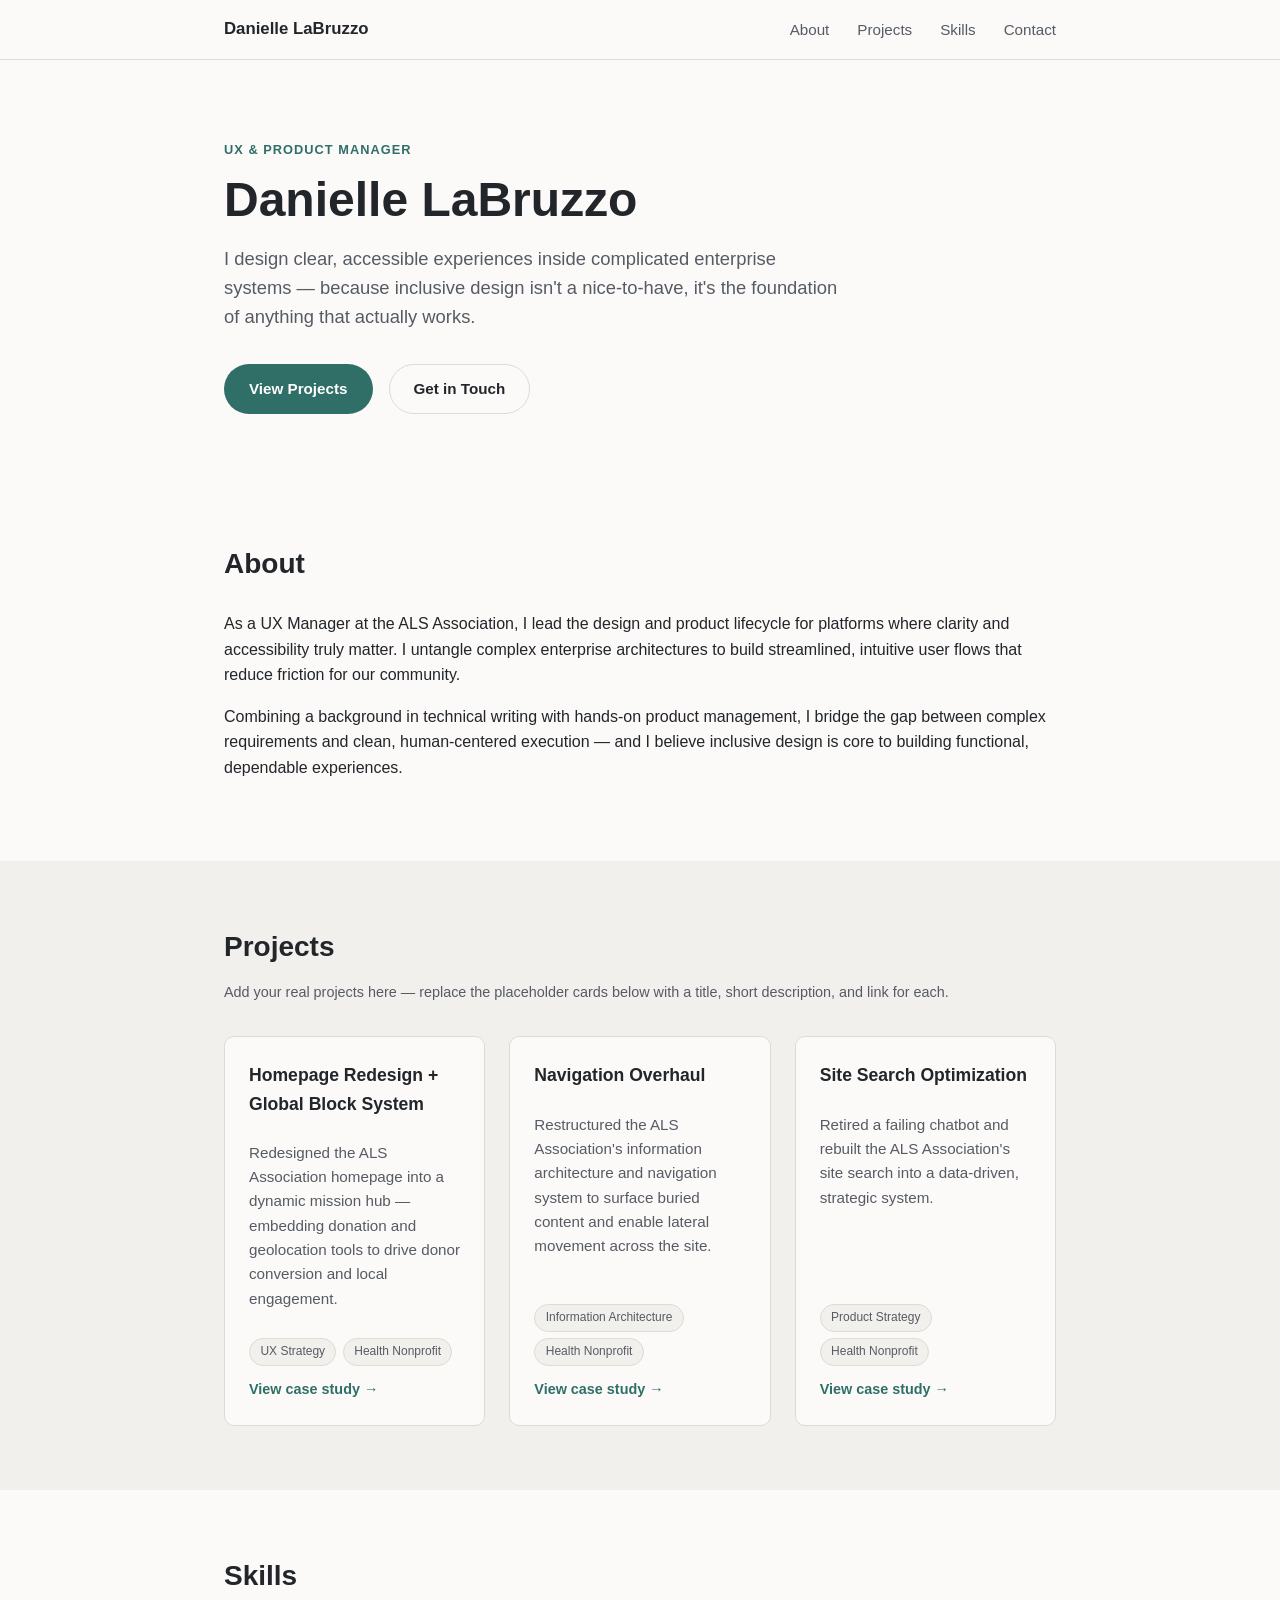
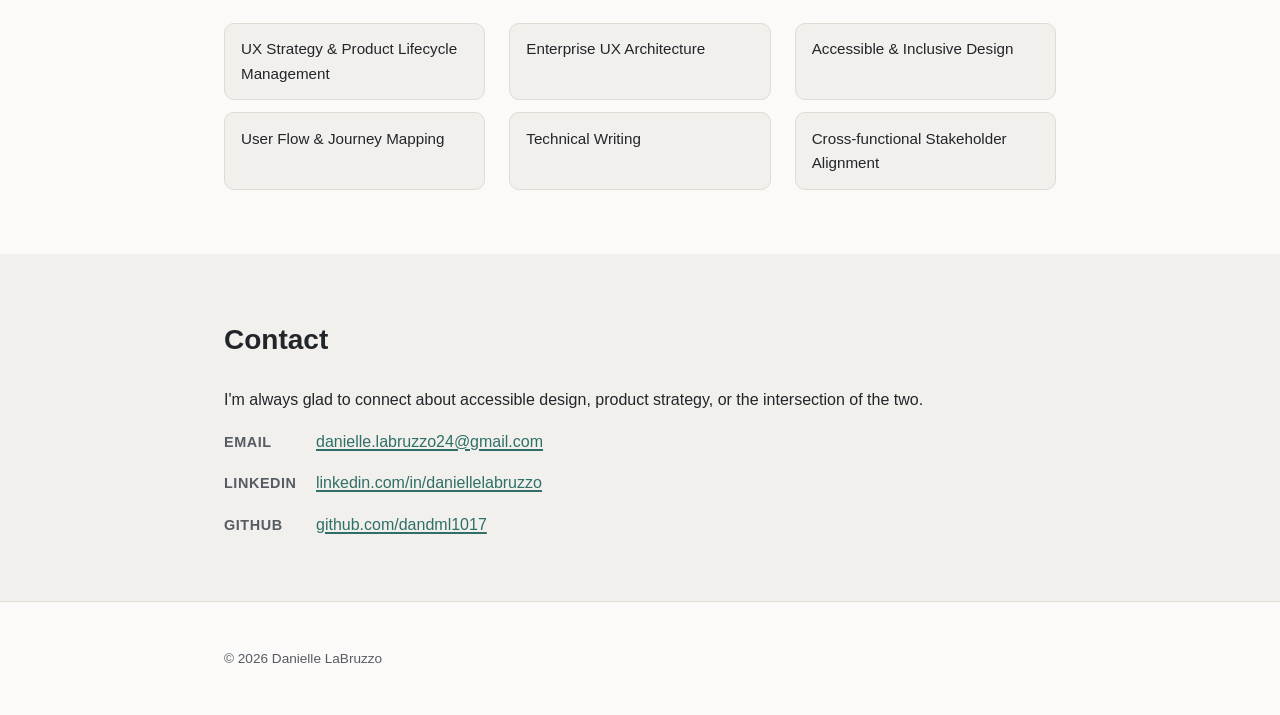
<file: index.html>
<!DOCTYPE html>
<html lang="en">
<head>
<meta charset="UTF-8">
<meta name="viewport" content="width=device-width, initial-scale=1.0">
<title>Danielle LaBruzzo — UX & Product Manager</title>
<meta name="description" content="Danielle LaBruzzo is a UX and Product Manager specializing in accessible, human-centered design for complex enterprise platforms.">
<link rel="icon" href="data:,">
<link rel="stylesheet" href="styles.css">
</head>
<body>
<a class="skip-link" href="#main">Skip to main content</a>

<header class="site-header">
  <div class="wrap">
    <a class="brand" href="#top">Danielle LaBruzzo</a>
    <nav aria-label="Primary">
      <button class="nav-toggle" aria-expanded="false" aria-controls="nav-menu">
        <span class="sr-only">Menu</span>
        <span aria-hidden="true">☰</span>
      </button>
      <ul id="nav-menu" class="nav-menu">
        <li><a href="#about">About</a></li>
        <li><a href="#projects">Projects</a></li>
        <li><a href="#skills">Skills</a></li>
        <li><a href="#contact">Contact</a></li>
      </ul>
    </nav>
  </div>
</header>

<main id="main">

  <section id="top" class="hero">
    <div class="wrap">
      <p class="eyebrow">UX &amp; Product Manager</p>
      <h1>Danielle LaBruzzo</h1>
      <p class="hero-lede">I design clear, accessible experiences inside complicated enterprise systems — because inclusive design isn't a nice-to-have, it's the foundation of anything that actually works.</p>
      <div class="hero-actions">
        <a class="btn btn-primary" href="#projects">View Projects</a>
        <a class="btn btn-secondary" href="#contact">Get in Touch</a>
      </div>
    </div>
  </section>

  <section id="about" class="section">
    <div class="wrap">
      <h2>About</h2>
      <p>As a UX Manager at the ALS Association, I lead the design and product lifecycle for platforms where clarity and accessibility truly matter. I untangle complex enterprise architectures to build streamlined, intuitive user flows that reduce friction for our community.</p>
      <p>Combining a background in technical writing with hands-on product management, I bridge the gap between complex requirements and clean, human-centered execution — and I believe inclusive design is core to building functional, dependable experiences.</p>
    </div>
  </section>

  <section id="projects" class="section section-alt">
    <div class="wrap">
      <h2>Projects</h2>
      <p class="section-note">Add your real projects here — replace the placeholder cards below with a title, short description, and link for each.</p>
      <div class="card-grid">

        <article class="card">
          <h3>Homepage Redesign + Global Block System</h3>
          <p>Redesigned the ALS Association homepage into a dynamic mission hub — embedding donation and geolocation tools to drive donor conversion and local engagement.</p>
          <div class="card-tags">
            <span class="tag">UX Strategy</span>
            <span class="tag">Health Nonprofit</span>
          </div>
          <a class="card-link" href="projects/homepage-redesign.html">View case study →</a>
        </article>

        <article class="card">
          <h3>Navigation Overhaul</h3>
          <p>Restructured the ALS Association's information architecture and navigation system to surface buried content and enable lateral movement across the site.</p>
          <div class="card-tags">
            <span class="tag">Information Architecture</span>
            <span class="tag">Health Nonprofit</span>
          </div>
          <a class="card-link" href="projects/navigation-overhaul.html">View case study →</a>
        </article>

        <article class="card">
          <h3>Site Search Optimization</h3>
          <p>Retired a failing chatbot and rebuilt the ALS Association's site search into a data-driven, strategic system.</p>
          <div class="card-tags">
            <span class="tag">Product Strategy</span>
            <span class="tag">Health Nonprofit</span>
          </div>
          <a class="card-link" href="projects/search-optimization.html">View case study →</a>
        </article>

      </div>
    </div>
  </section>

  <section id="skills" class="section">
    <div class="wrap">
      <h2>Skills</h2>
      <ul class="skills-list">
        <li>UX Strategy &amp; Product Lifecycle Management</li>
        <li>Enterprise UX Architecture</li>
        <li>Accessible &amp; Inclusive Design</li>
        <li>User Flow &amp; Journey Mapping</li>
        <li>Technical Writing</li>
        <li>Cross-functional Stakeholder Alignment</li>
      </ul>
    </div>
  </section>

  <section id="contact" class="section section-alt">
    <div class="wrap">
      <h2>Contact</h2>
      <p>I'm always glad to connect about accessible design, product strategy, or the intersection of the two.</p>
      <ul class="contact-list">
        <li>
          <span class="contact-label">Email</span>
          <a href="mailto:danielle.labruzzo24@gmail.com">danielle.labruzzo24@gmail.com</a>
        </li>
        <li>
          <span class="contact-label">LinkedIn</span>
          <a href="https://www.linkedin.com/in/daniellelabruzzo" target="_blank" rel="noopener noreferrer">linkedin.com/in/daniellelabruzzo</a>
        </li>
        <li>
          <span class="contact-label">GitHub</span>
          <a href="https://github.com/dandml1017" target="_blank" rel="noopener noreferrer">github.com/dandml1017</a>
        </li>
      </ul>
    </div>
  </section>

</main>

<footer class="site-footer">
  <div class="wrap">
    <p>&copy; <span id="year"></span> Danielle LaBruzzo</p>
  </div>
</footer>

<script src="script.js"></script>
</body>
</html>
</file>
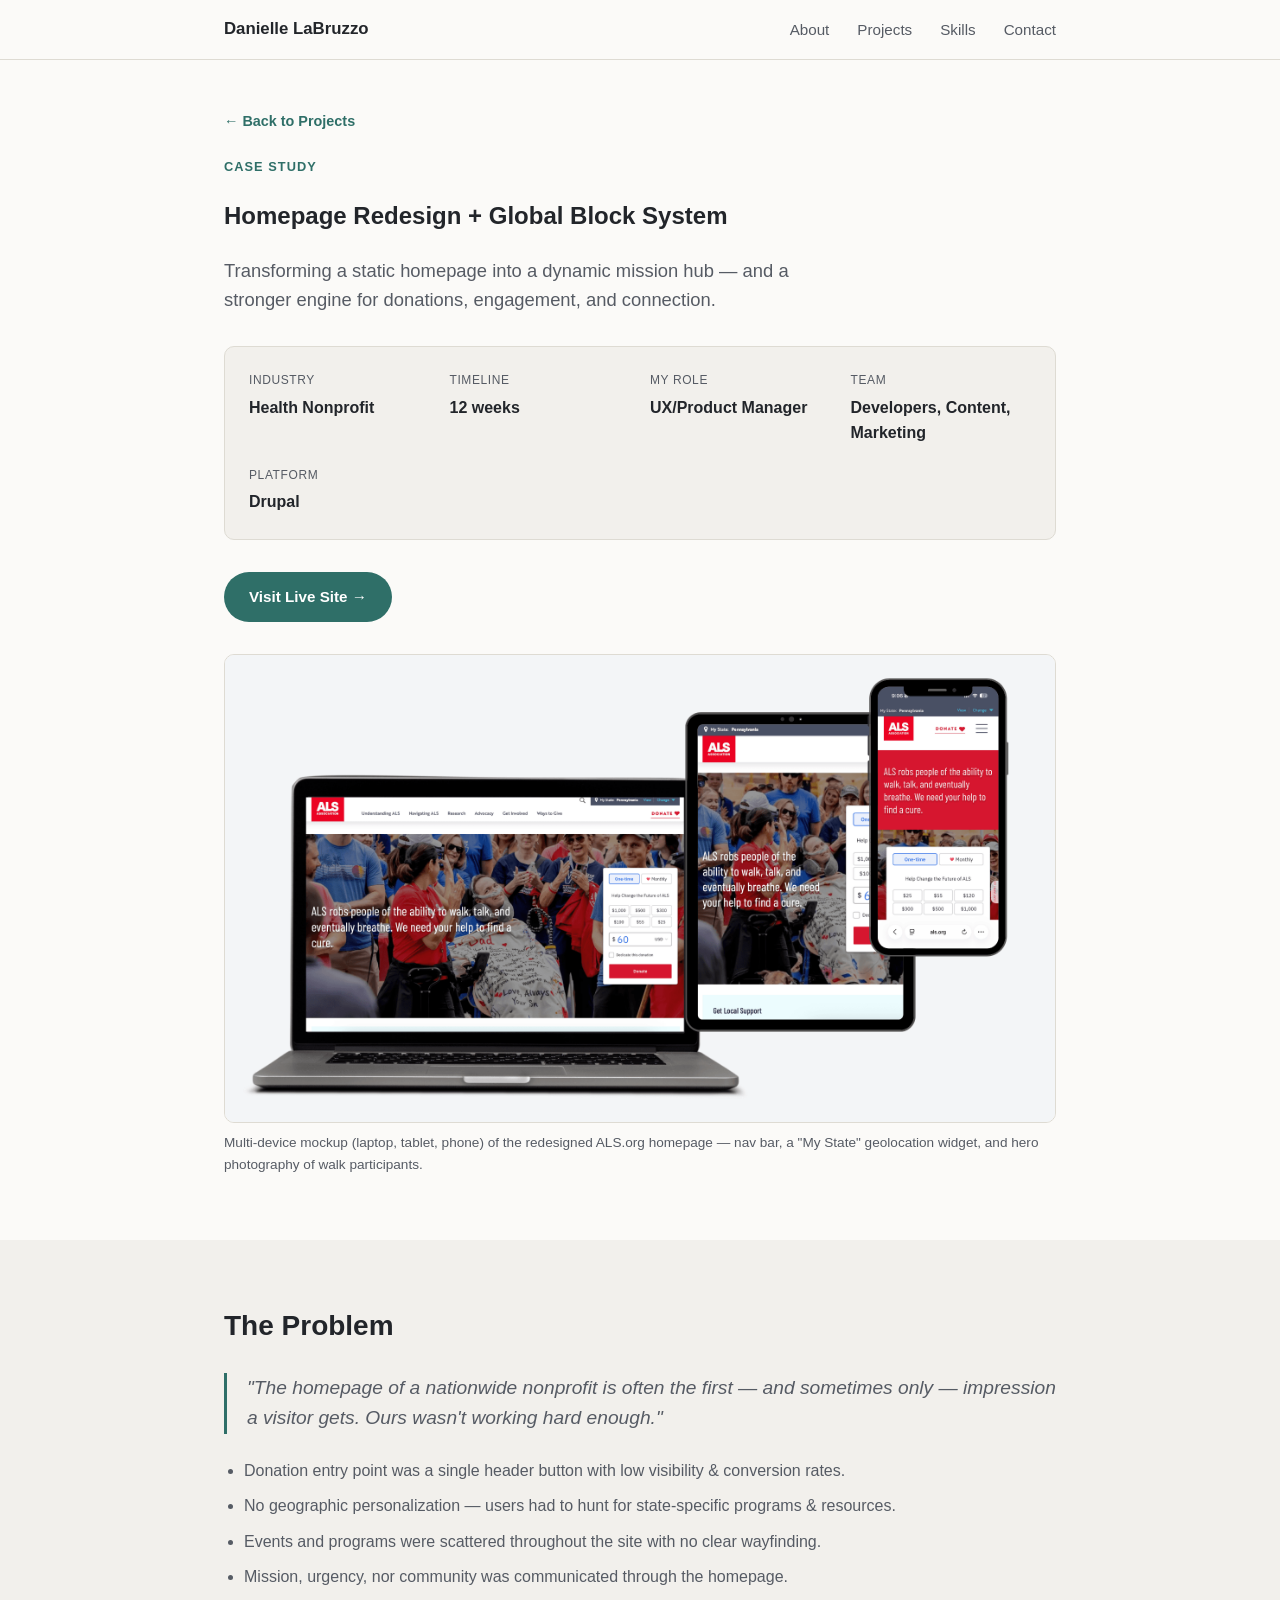
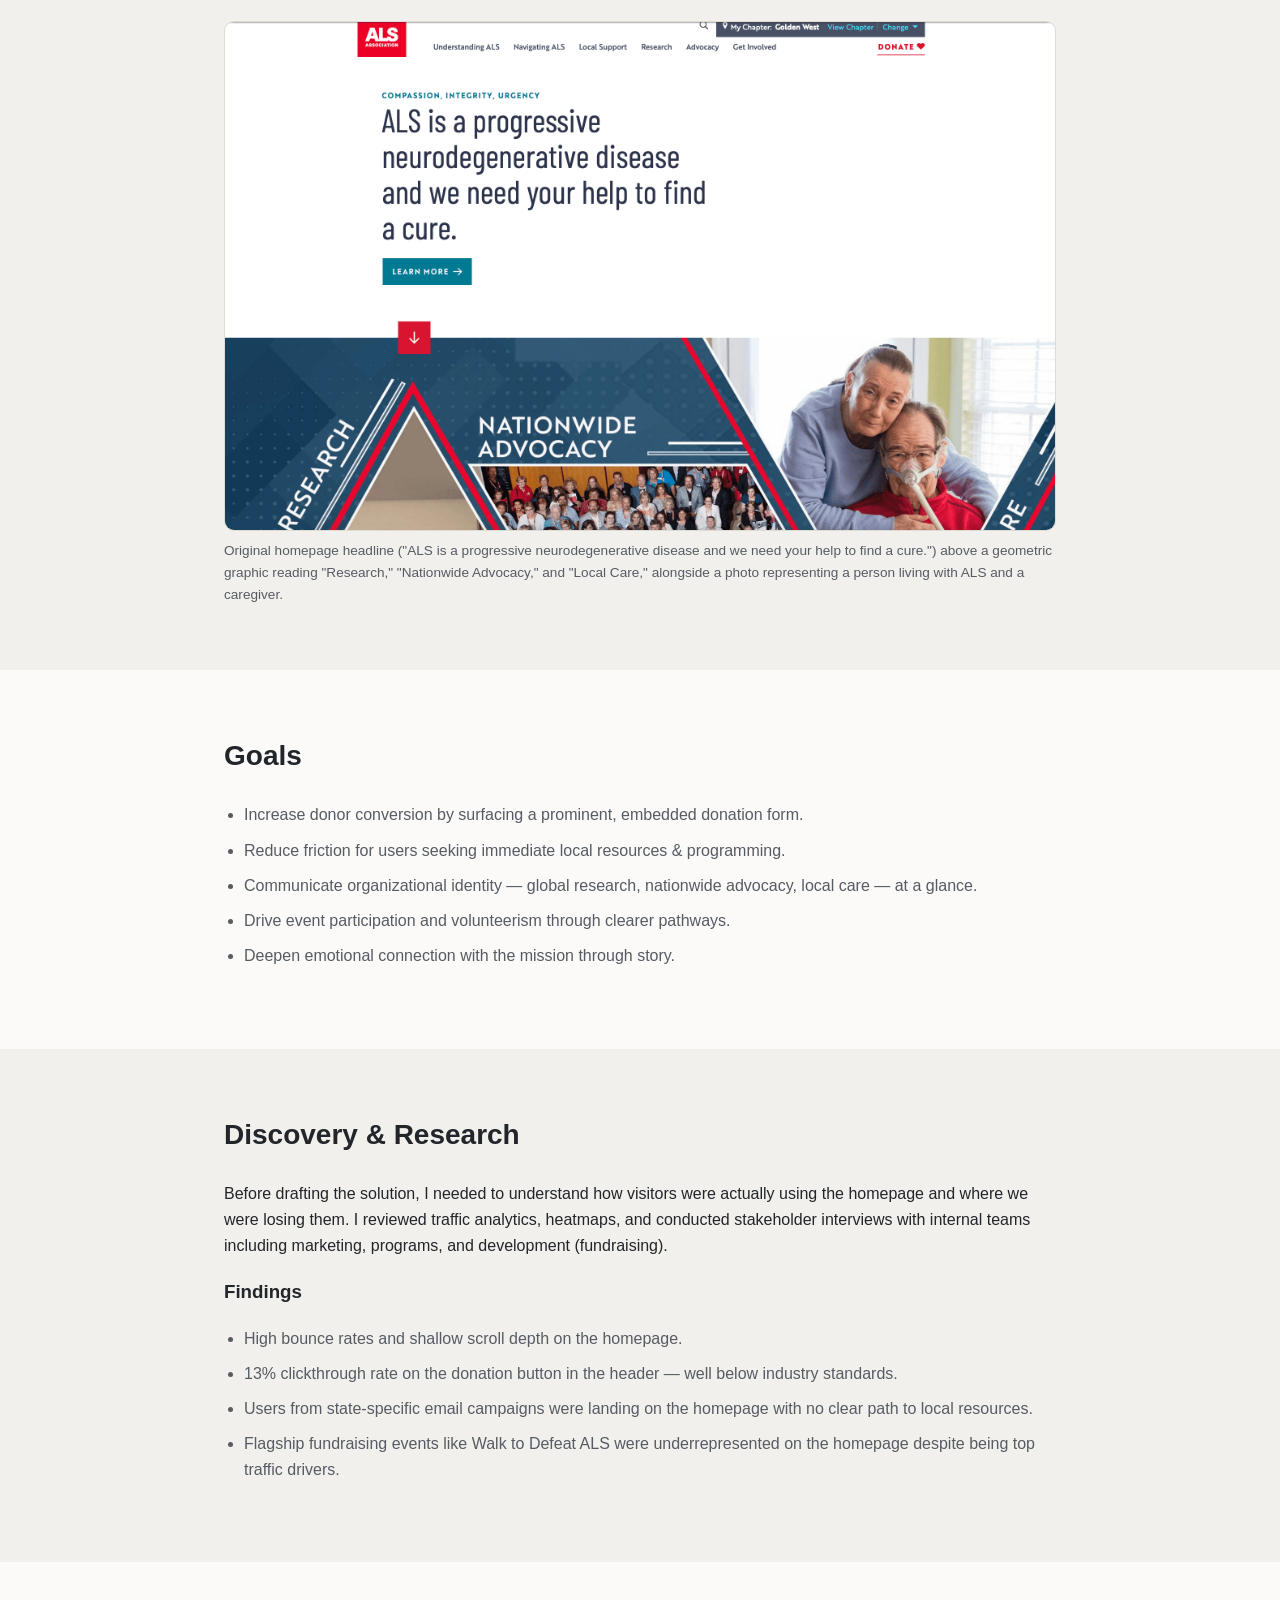
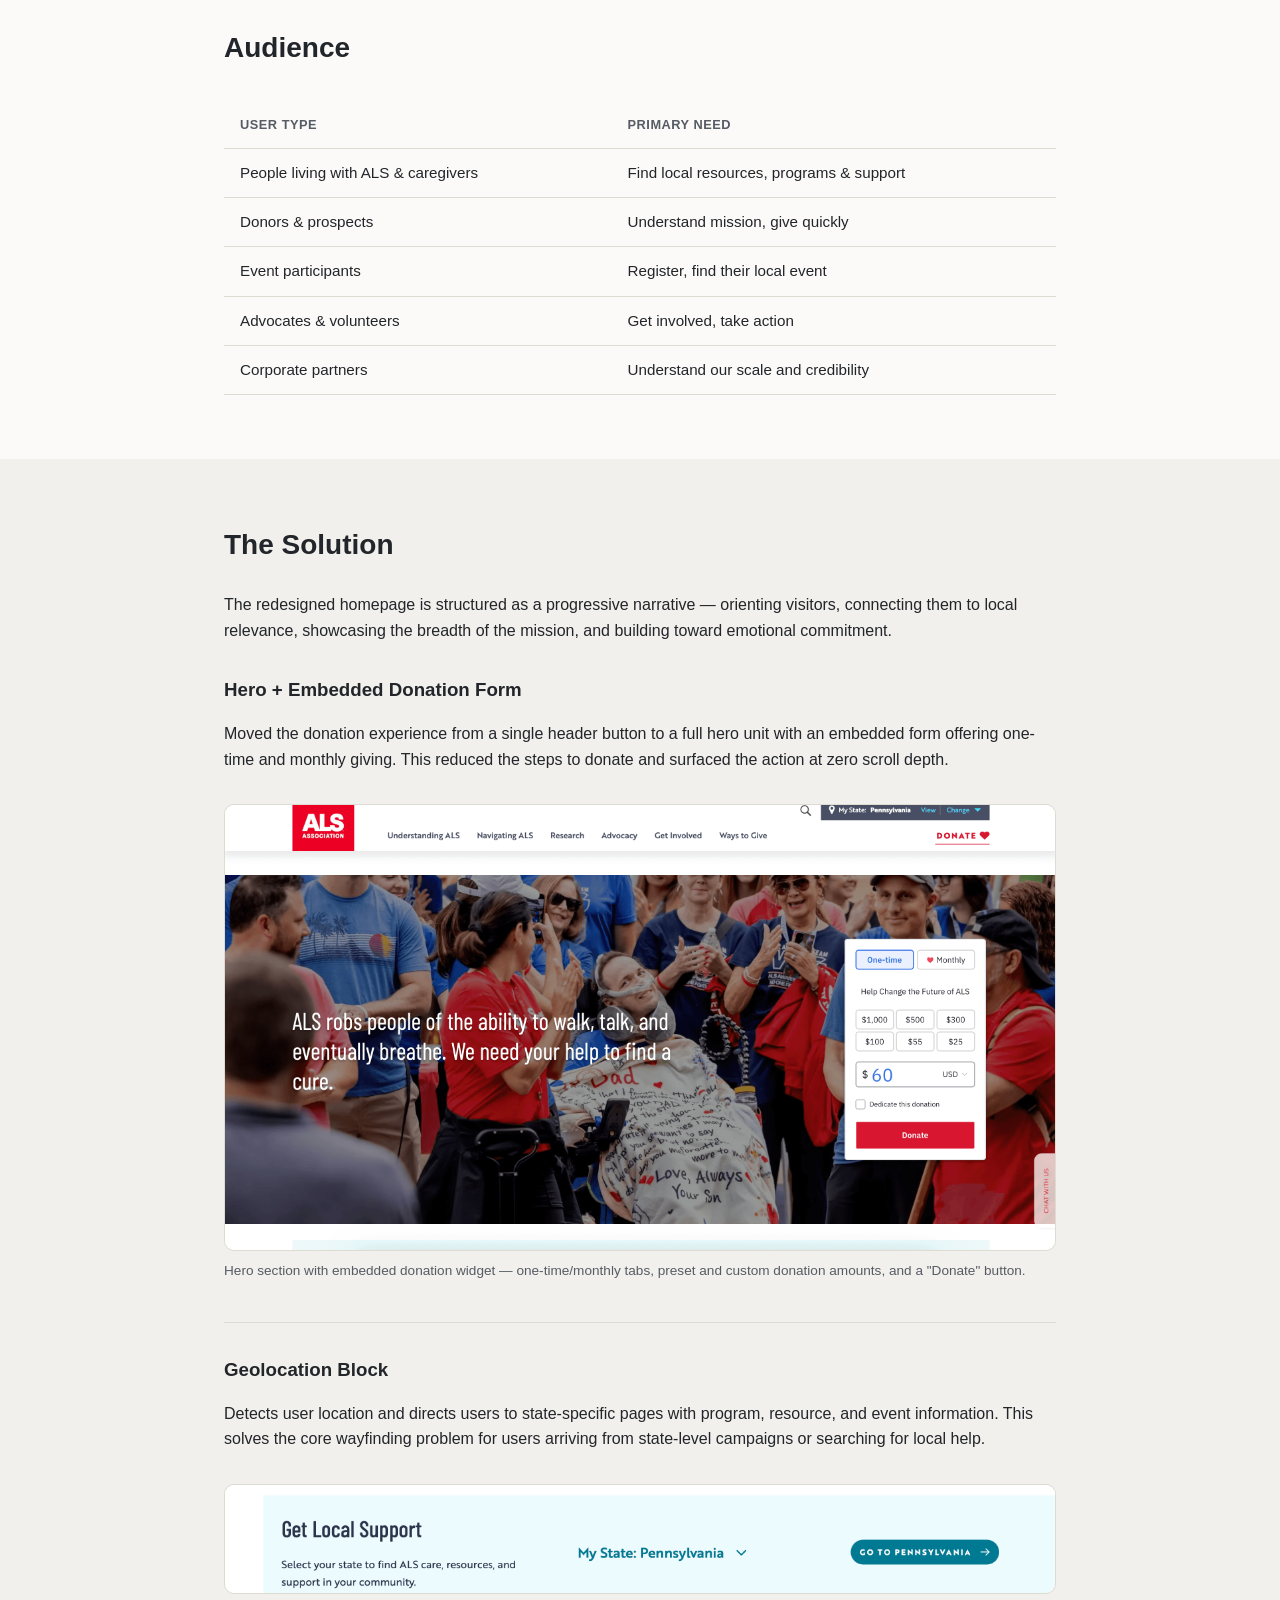
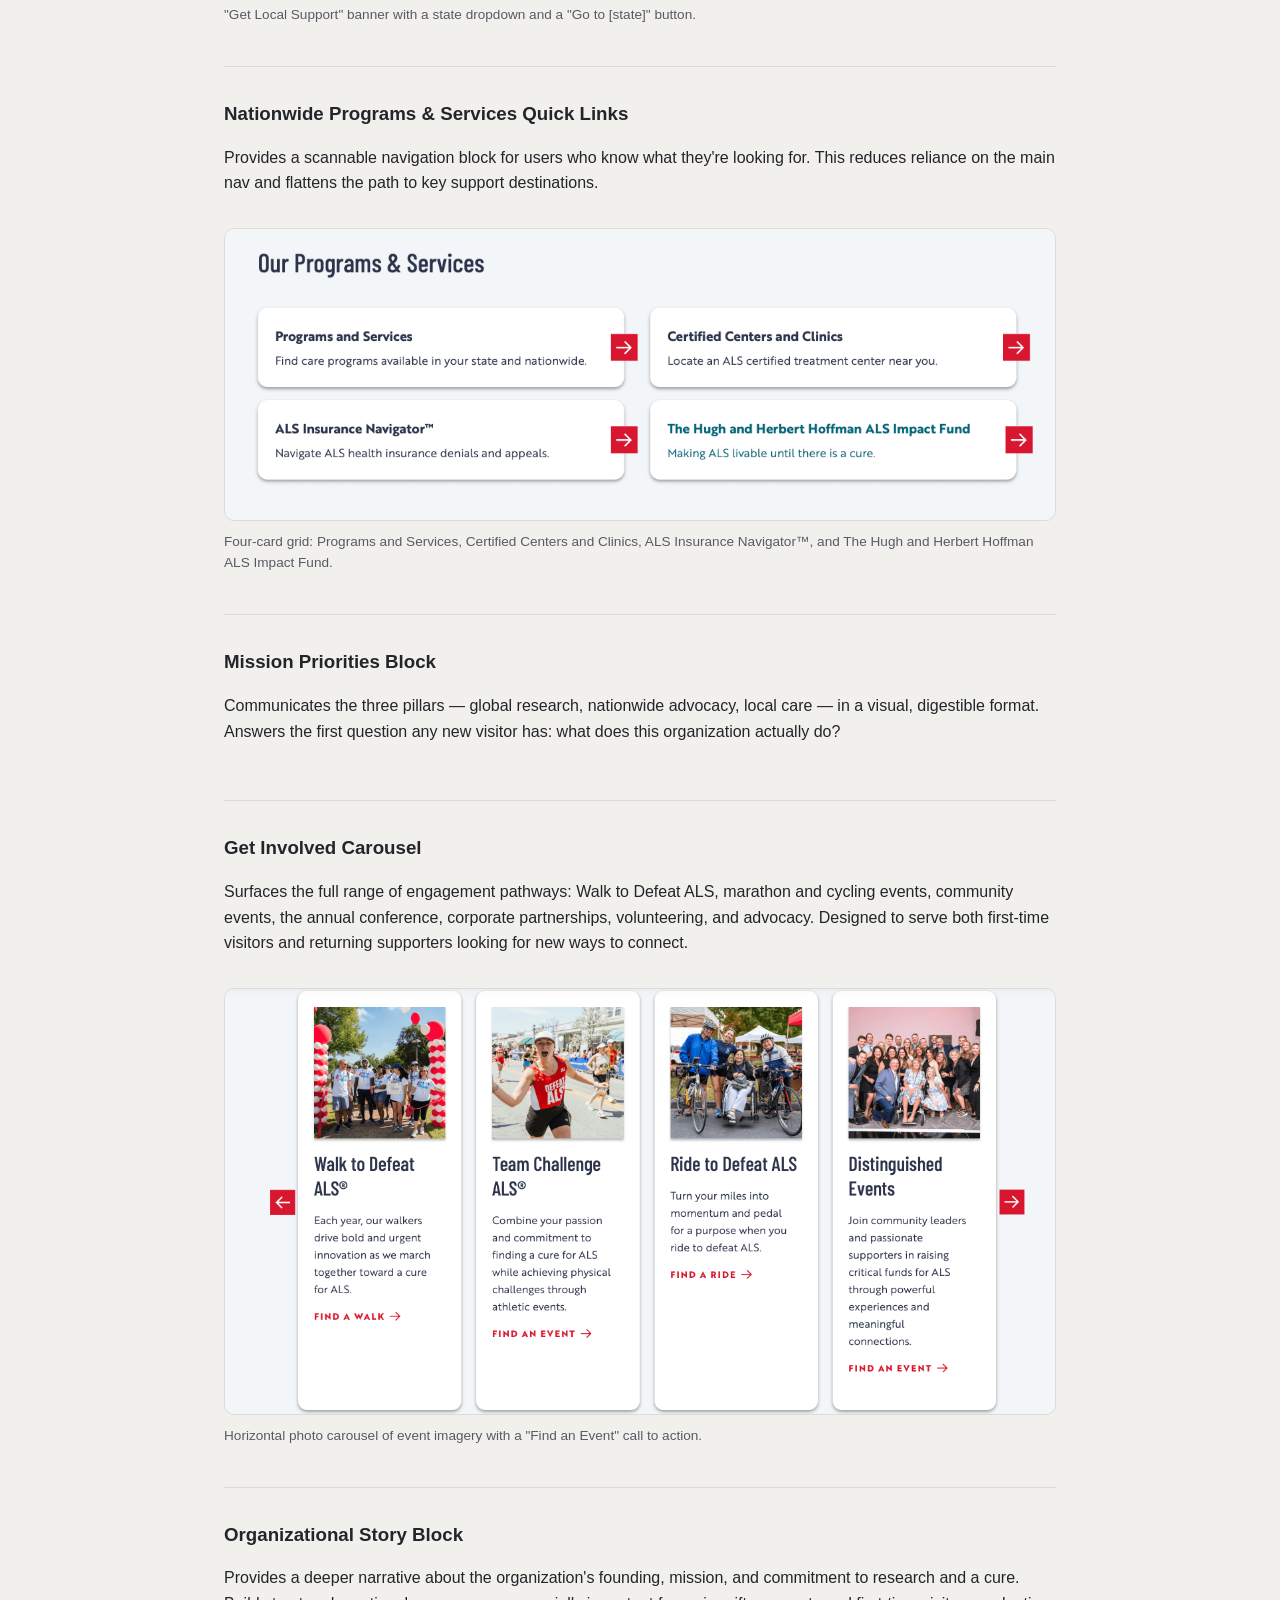
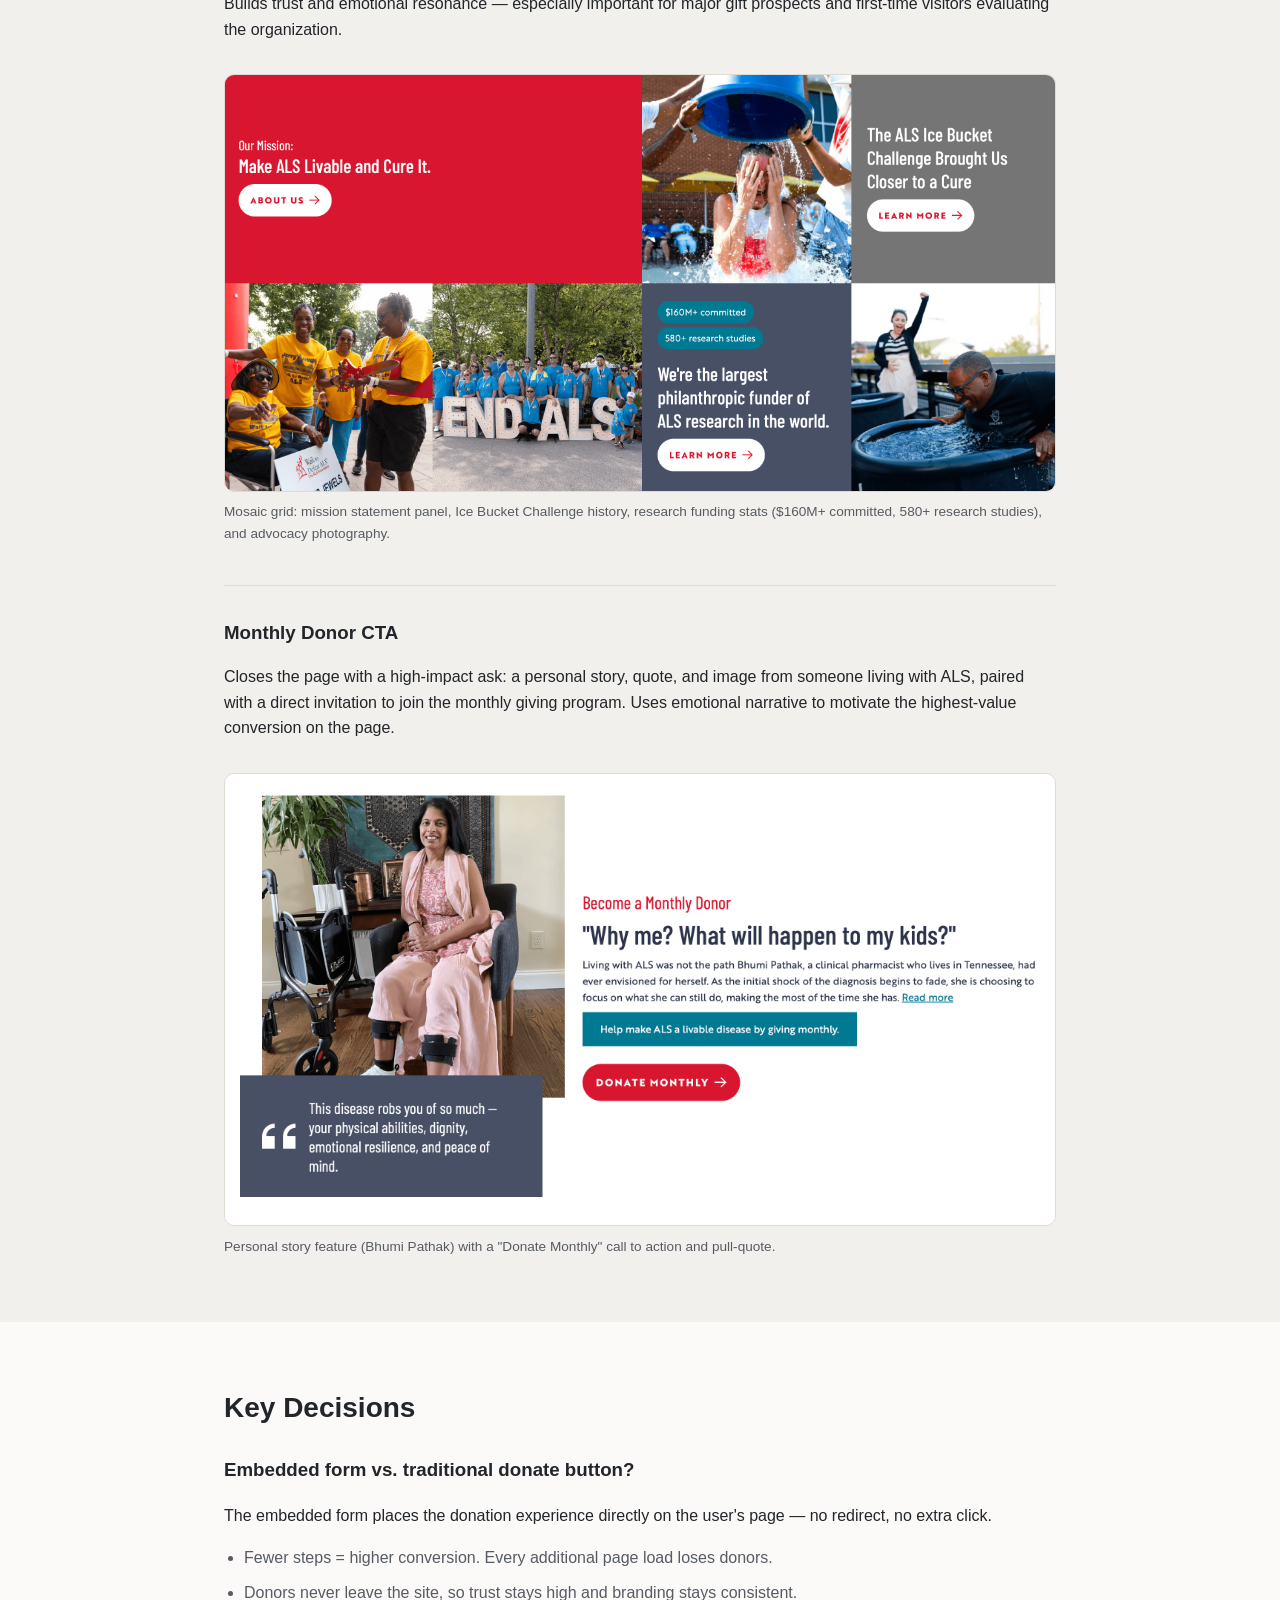
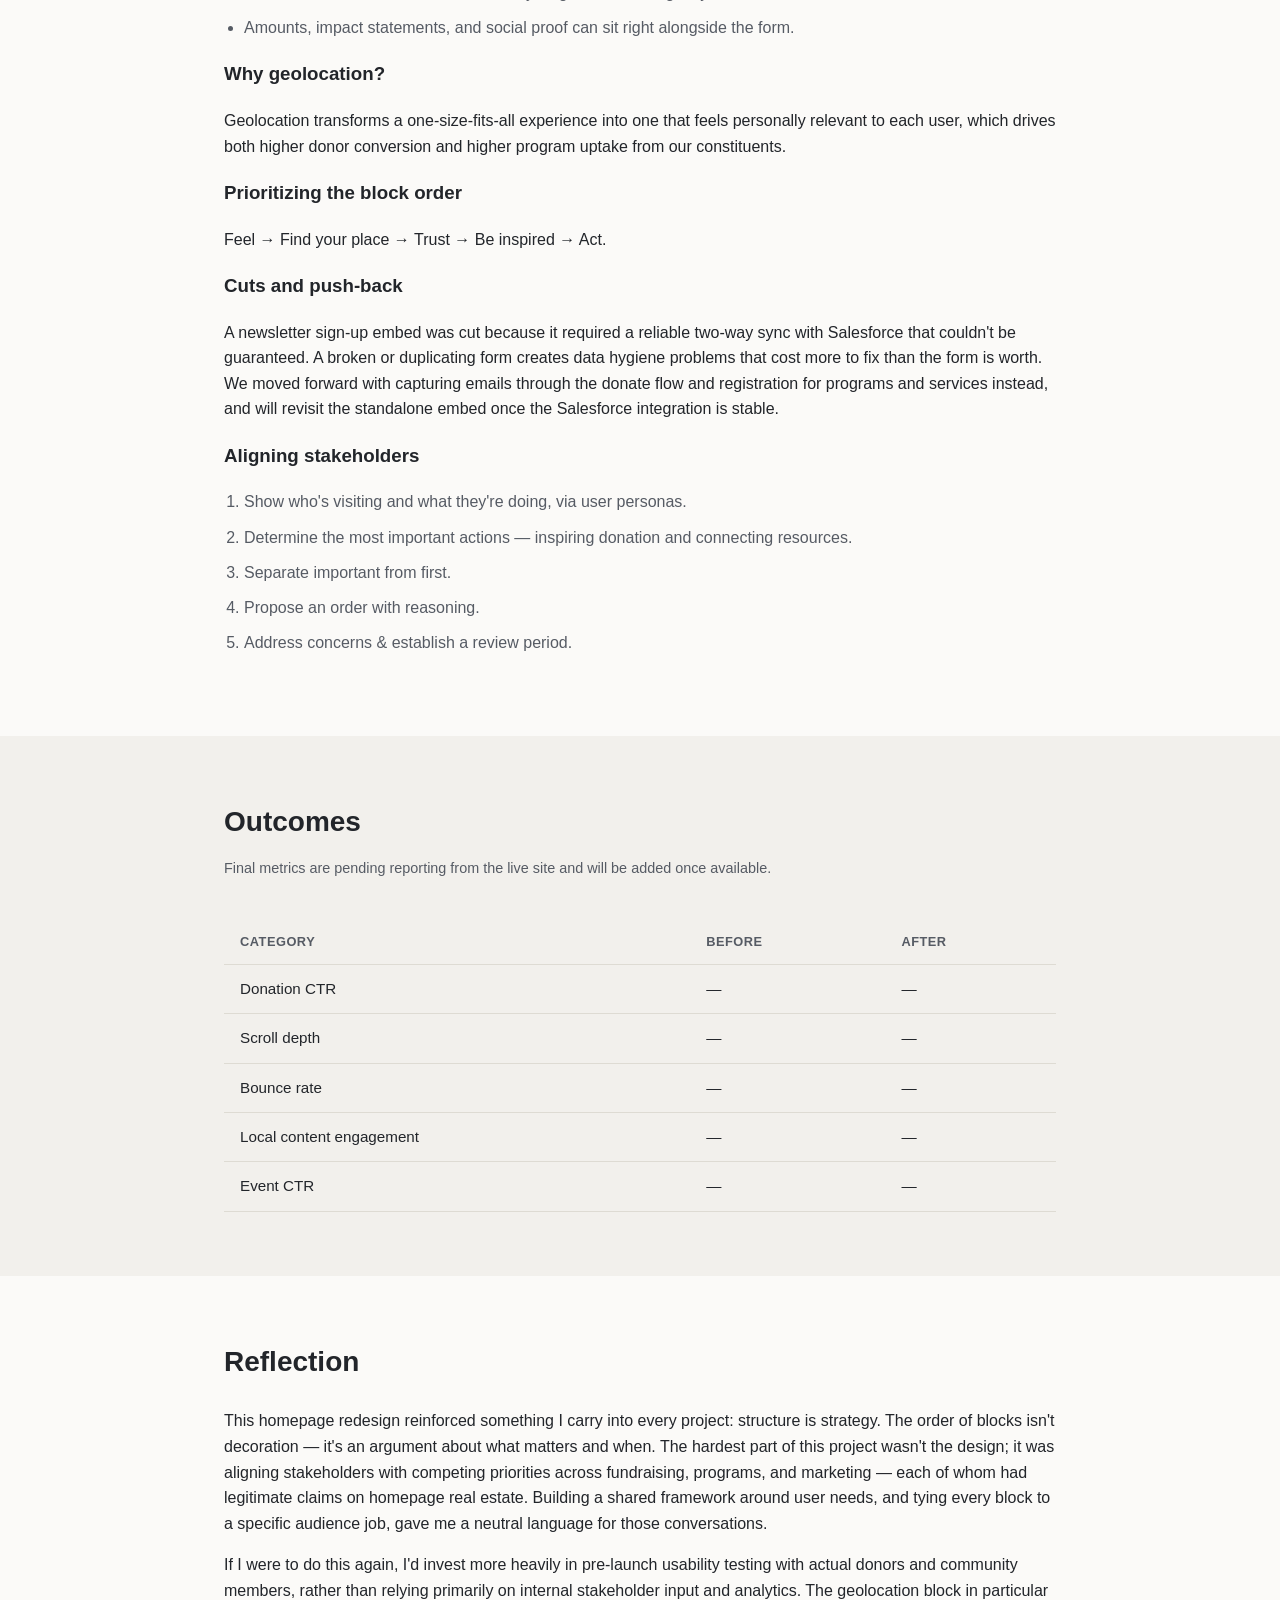
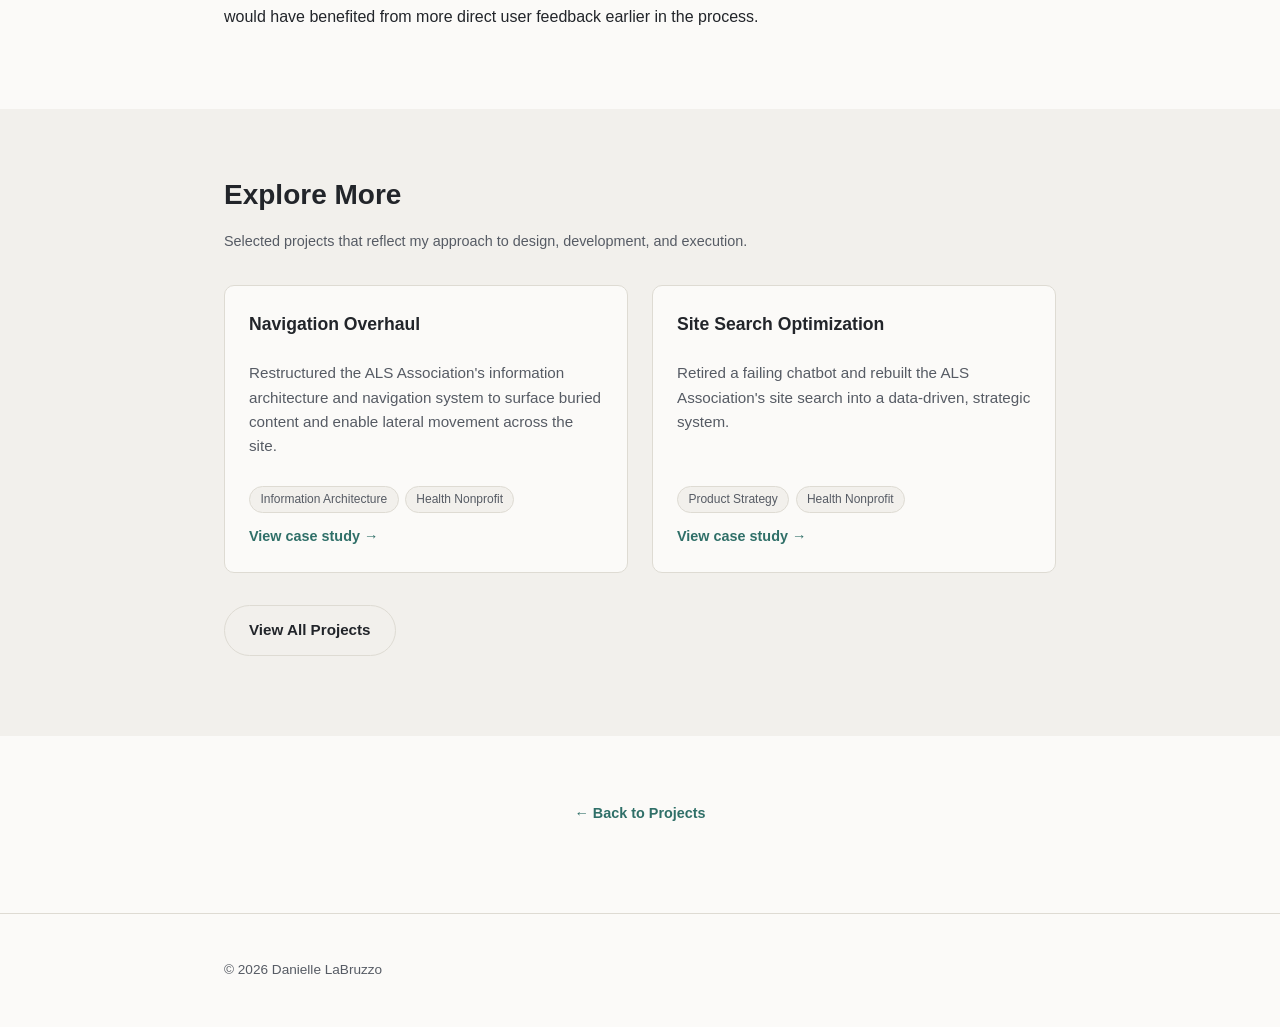
<file: projects/homepage-redesign.html>
<!DOCTYPE html>
<html lang="en">
<head>
<meta charset="UTF-8">
<meta name="viewport" content="width=device-width, initial-scale=1.0">
<title>Homepage Redesign + Global Block System — Danielle LaBruzzo</title>
<meta name="description" content="Case study: redesigning the ALS Association homepage into a dynamic mission hub to drive donations, engagement, and connection.">
<link rel="icon" href="data:,">
<link rel="stylesheet" href="../styles.css">
</head>
<body>
<a class="skip-link" href="#main">Skip to main content</a>

<header class="site-header">
  <div class="wrap">
    <a class="brand" href="../index.html">Danielle LaBruzzo</a>
    <nav aria-label="Primary">
      <button class="nav-toggle" aria-expanded="false" aria-controls="nav-menu">
        <span class="sr-only">Menu</span>
        <span aria-hidden="true">☰</span>
      </button>
      <ul id="nav-menu" class="nav-menu">
        <li><a href="../index.html#about">About</a></li>
        <li><a href="../index.html#projects">Projects</a></li>
        <li><a href="../index.html#skills">Skills</a></li>
        <li><a href="../index.html#contact">Contact</a></li>
      </ul>
    </nav>
  </div>
</header>

<main id="main">

  <section class="section case-hero">
    <div class="wrap">
      <a class="back-link" href="../index.html#projects">← Back to Projects</a>
      <p class="eyebrow">Case Study</p>
      <h1>Homepage Redesign + Global Block System</h1>
      <p class="hero-lede">Transforming a static homepage into a dynamic mission hub — and a stronger engine for donations, engagement, and connection.</p>

      <dl class="meta-grid">
        <div><dt>Industry</dt><dd>Health Nonprofit</dd></div>
        <div><dt>Timeline</dt><dd>12 weeks</dd></div>
        <div><dt>My Role</dt><dd>UX/Product Manager</dd></div>
        <div><dt>Team</dt><dd>Developers, Content, Marketing</dd></div>
        <div><dt>Platform</dt><dd>Drupal</dd></div>
      </dl>

      <a class="btn btn-primary" href="https://als.org" target="_blank" rel="noopener noreferrer">Visit Live Site →</a>

      <figure class="image-placeholder">
        <img src="../homepage-hero.png" alt="Multi-device mockup of the redesigned ALS.org homepage, showing the nav bar, a My State geolocation widget, and hero photography of walk participants.">
        <figcaption>Multi-device mockup (laptop, tablet, phone) of the redesigned ALS.org homepage — nav bar, a "My State" geolocation widget, and hero photography of walk participants.</figcaption>
      </figure>
    </div>
  </section>

  <section class="section section-alt">
    <div class="wrap">
      <h2>The Problem</h2>
      <p class="lead-quote">"The homepage of a nationwide nonprofit is often the first — and sometimes only — impression a visitor gets. Ours wasn't working hard enough."</p>
      <ul class="bullet-list">
        <li>Donation entry point was a single header button with low visibility &amp; conversion rates.</li>
        <li>No geographic personalization — users had to hunt for state-specific programs &amp; resources.</li>
        <li>Events and programs were scattered throughout the site with no clear wayfinding.</li>
        <li>Mission, urgency, nor community was communicated through the homepage.</li>
      </ul>
      <figure class="image-placeholder">
        <img src="../homepage-problem.png" alt="Original ALS.org homepage headline above a geometric graphic reading Research, Nationwide Advocacy, and Local Care, alongside a photo representing a person living with ALS and a caregiver.">
        <figcaption>Original homepage headline ("ALS is a progressive neurodegenerative disease and we need your help to find a cure.") above a geometric graphic reading "Research," "Nationwide Advocacy," and "Local Care," alongside a photo representing a person living with ALS and a caregiver.</figcaption>
      </figure>
    </div>
  </section>

  <section class="section">
    <div class="wrap">
      <h2>Goals</h2>
      <ul class="bullet-list">
        <li>Increase donor conversion by surfacing a prominent, embedded donation form.</li>
        <li>Reduce friction for users seeking immediate local resources &amp; programming.</li>
        <li>Communicate organizational identity — global research, nationwide advocacy, local care — at a glance.</li>
        <li>Drive event participation and volunteerism through clearer pathways.</li>
        <li>Deepen emotional connection with the mission through story.</li>
      </ul>
    </div>
  </section>

  <section class="section section-alt">
    <div class="wrap">
      <h2>Discovery &amp; Research</h2>
      <p>Before drafting the solution, I needed to understand how visitors were actually using the homepage and where we were losing them. I reviewed traffic analytics, heatmaps, and conducted stakeholder interviews with internal teams including marketing, programs, and development (fundraising).</p>
      <h3>Findings</h3>
      <ul class="bullet-list">
        <li>High bounce rates and shallow scroll depth on the homepage.</li>
        <li>13% clickthrough rate on the donation button in the header — well below industry standards.</li>
        <li>Users from state-specific email campaigns were landing on the homepage with no clear path to local resources.</li>
        <li>Flagship fundraising events like Walk to Defeat ALS were underrepresented on the homepage despite being top traffic drivers.</li>
      </ul>
    </div>
  </section>

  <section class="section">
    <div class="wrap">
      <h2>Audience</h2>
      <div class="table-scroll">
        <table>
          <thead>
            <tr><th scope="col">User Type</th><th scope="col">Primary Need</th></tr>
          </thead>
          <tbody>
            <tr><td>People living with ALS &amp; caregivers</td><td>Find local resources, programs &amp; support</td></tr>
            <tr><td>Donors &amp; prospects</td><td>Understand mission, give quickly</td></tr>
            <tr><td>Event participants</td><td>Register, find their local event</td></tr>
            <tr><td>Advocates &amp; volunteers</td><td>Get involved, take action</td></tr>
            <tr><td>Corporate partners</td><td>Understand our scale and credibility</td></tr>
          </tbody>
        </table>
      </div>
    </div>
  </section>

  <section class="section section-alt">
    <div class="wrap">
      <h2>The Solution</h2>
      <p>The redesigned homepage is structured as a progressive narrative — orienting visitors, connecting them to local relevance, showcasing the breadth of the mission, and building toward emotional commitment.</p>

      <ol class="block-list">
        <li>
          <h3>Hero + Embedded Donation Form</h3>
          <p>Moved the donation experience from a single header button to a full hero unit with an embedded form offering one-time and monthly giving. This reduced the steps to donate and surfaced the action at zero scroll depth.</p>
          <figure class="image-placeholder">
            <img src="../homepage-hero-donation.png" alt="ALS.org hero section with an embedded donation widget showing one-time and monthly tabs, preset and custom donation amounts, and a Donate button.">
            <figcaption>Hero section with embedded donation widget — one-time/monthly tabs, preset and custom donation amounts, and a "Donate" button.</figcaption>
          </figure>
        </li>
        <li>
          <h3>Geolocation Block</h3>
          <p>Detects user location and directs users to state-specific pages with program, resource, and event information. This solves the core wayfinding problem for users arriving from state-level campaigns or searching for local help.</p>
          <figure class="image-placeholder">
            <img src="../homepage-geolocation.png" alt="Get Local Support banner with a state dropdown and a Go to [state] button.">
            <figcaption>"Get Local Support" banner with a state dropdown and a "Go to [state]" button.</figcaption>
          </figure>
        </li>
        <li>
          <h3>Nationwide Programs &amp; Services Quick Links</h3>
          <p>Provides a scannable navigation block for users who know what they're looking for. This reduces reliance on the main nav and flattens the path to key support destinations.</p>
          <figure class="image-placeholder">
            <img src="../homepage-quicklinks.png" alt="Four-card grid: Programs and Services, Certified Centers and Clinics, ALS Insurance Navigator, and The Hugh and Herbert Hoffman ALS Impact Fund.">
            <figcaption>Four-card grid: Programs and Services, Certified Centers and Clinics, ALS Insurance Navigator™, and The Hugh and Herbert Hoffman ALS Impact Fund.</figcaption>
          </figure>
        </li>
        <li>
          <h3>Mission Priorities Block</h3>
          <p>Communicates the three pillars — global research, nationwide advocacy, local care — in a visual, digestible format. Answers the first question any new visitor has: what does this organization actually do?</p>
        </li>
        <li>
          <h3>Get Involved Carousel</h3>
          <p>Surfaces the full range of engagement pathways: Walk to Defeat ALS, marathon and cycling events, community events, the annual conference, corporate partnerships, volunteering, and advocacy. Designed to serve both first-time visitors and returning supporters looking for new ways to connect.</p>
          <figure class="image-placeholder">
            <img src="../homepage-carousel.png" alt="Horizontal photo carousel of ALS event imagery with a Find an Event call to action.">
            <figcaption>Horizontal photo carousel of event imagery with a "Find an Event" call to action.</figcaption>
          </figure>
        </li>
        <li>
          <h3>Organizational Story Block</h3>
          <p>Provides a deeper narrative about the organization's founding, mission, and commitment to research and a cure. Builds trust and emotional resonance — especially important for major gift prospects and first-time visitors evaluating the organization.</p>
          <figure class="image-placeholder">
            <img src="../homepage-orgstory.png" alt="Mosaic grid: mission statement panel, Ice Bucket Challenge history, research funding stats ($160M+ committed, 580+ research studies), and advocacy photography.">
            <figcaption>Mosaic grid: mission statement panel, Ice Bucket Challenge history, research funding stats ($160M+ committed, 580+ research studies), and advocacy photography.</figcaption>
          </figure>
        </li>
        <li>
          <h3>Monthly Donor CTA</h3>
          <p>Closes the page with a high-impact ask: a personal story, quote, and image from someone living with ALS, paired with a direct invitation to join the monthly giving program. Uses emotional narrative to motivate the highest-value conversion on the page.</p>
          <figure class="image-placeholder">
            <img src="../homepage-monthlydonor.png" alt="Personal story feature about Bhumi Pathak with a Donate Monthly call to action and pull-quote.">
            <figcaption>Personal story feature (Bhumi Pathak) with a "Donate Monthly" call to action and pull-quote.</figcaption>
          </figure>
        </li>
      </ol>
    </div>
  </section>

  <section class="section">
    <div class="wrap">
      <h2>Key Decisions</h2>

      <h3>Embedded form vs. traditional donate button?</h3>
      <p>The embedded form places the donation experience directly on the user's page — no redirect, no extra click.</p>
      <ul class="bullet-list">
        <li>Fewer steps = higher conversion. Every additional page load loses donors.</li>
        <li>Donors never leave the site, so trust stays high and branding stays consistent.</li>
        <li>Amounts, impact statements, and social proof can sit right alongside the form.</li>
      </ul>

      <h3>Why geolocation?</h3>
      <p>Geolocation transforms a one-size-fits-all experience into one that feels personally relevant to each user, which drives both higher donor conversion and higher program uptake from our constituents.</p>

      <h3>Prioritizing the block order</h3>
      <p>Feel → Find your place → Trust → Be inspired → Act.</p>

      <h3>Cuts and push-back</h3>
      <p>A newsletter sign-up embed was cut because it required a reliable two-way sync with Salesforce that couldn't be guaranteed. A broken or duplicating form creates data hygiene problems that cost more to fix than the form is worth. We moved forward with capturing emails through the donate flow and registration for programs and services instead, and will revisit the standalone embed once the Salesforce integration is stable.</p>

      <h3>Aligning stakeholders</h3>
      <ol class="bullet-list numbered">
        <li>Show who's visiting and what they're doing, via user personas.</li>
        <li>Determine the most important actions — inspiring donation and connecting resources.</li>
        <li>Separate important from first.</li>
        <li>Propose an order with reasoning.</li>
        <li>Address concerns &amp; establish a review period.</li>
      </ol>
    </div>
  </section>

  <section class="section section-alt">
    <div class="wrap">
      <h2>Outcomes</h2>
      <p class="section-note">Final metrics are pending reporting from the live site and will be added once available.</p>
      <div class="table-scroll">
        <table>
          <thead>
            <tr><th scope="col">Category</th><th scope="col">Before</th><th scope="col">After</th></tr>
          </thead>
          <tbody>
            <tr><td>Donation CTR</td><td>—</td><td>—</td></tr>
            <tr><td>Scroll depth</td><td>—</td><td>—</td></tr>
            <tr><td>Bounce rate</td><td>—</td><td>—</td></tr>
            <tr><td>Local content engagement</td><td>—</td><td>—</td></tr>
            <tr><td>Event CTR</td><td>—</td><td>—</td></tr>
          </tbody>
        </table>
      </div>
    </div>
  </section>

  <section class="section">
    <div class="wrap">
      <h2>Reflection</h2>
      <p>This homepage redesign reinforced something I carry into every project: structure is strategy. The order of blocks isn't decoration — it's an argument about what matters and when. The hardest part of this project wasn't the design; it was aligning stakeholders with competing priorities across fundraising, programs, and marketing — each of whom had legitimate claims on homepage real estate. Building a shared framework around user needs, and tying every block to a specific audience job, gave me a neutral language for those conversations.</p>
      <p>If I were to do this again, I'd invest more heavily in pre-launch usability testing with actual donors and community members, rather than relying primarily on internal stakeholder input and analytics. The geolocation block in particular would have benefited from more direct user feedback earlier in the process.</p>
    </div>
  </section>

  <section class="section section-alt">
    <div class="wrap">
      <h2>Explore More</h2>
      <p class="section-note">Selected projects that reflect my approach to design, development, and execution.</p>
      <div class="card-grid">
        <article class="card">
          <h3>Navigation Overhaul</h3>
          <p>Restructured the ALS Association's information architecture and navigation system to surface buried content and enable lateral movement across the site.</p>
          <div class="card-tags">
            <span class="tag">Information Architecture</span>
            <span class="tag">Health Nonprofit</span>
          </div>
          <a class="card-link" href="navigation-overhaul.html">View case study →</a>
        </article>
        <article class="card">
          <h3>Site Search Optimization</h3>
          <p>Retired a failing chatbot and rebuilt the ALS Association's site search into a data-driven, strategic system.</p>
          <div class="card-tags">
            <span class="tag">Product Strategy</span>
            <span class="tag">Health Nonprofit</span>
          </div>
          <a class="card-link" href="search-optimization.html">View case study →</a>
        </article>
      </div>
      <p style="margin-top: 2rem;">
        <a class="btn btn-secondary" href="../index.html#projects">View All Projects</a>
      </p>
    </div>
  </section>

  <section class="section case-footer">
    <div class="wrap">
      <a class="back-link" href="../index.html#projects">← Back to Projects</a>
    </div>
  </section>

</main>

<footer class="site-footer">
  <div class="wrap">
    <p>&copy; <span id="year"></span> Danielle LaBruzzo</p>
  </div>
</footer>

<script src="../script.js"></script>
</body>
</html>
</file>
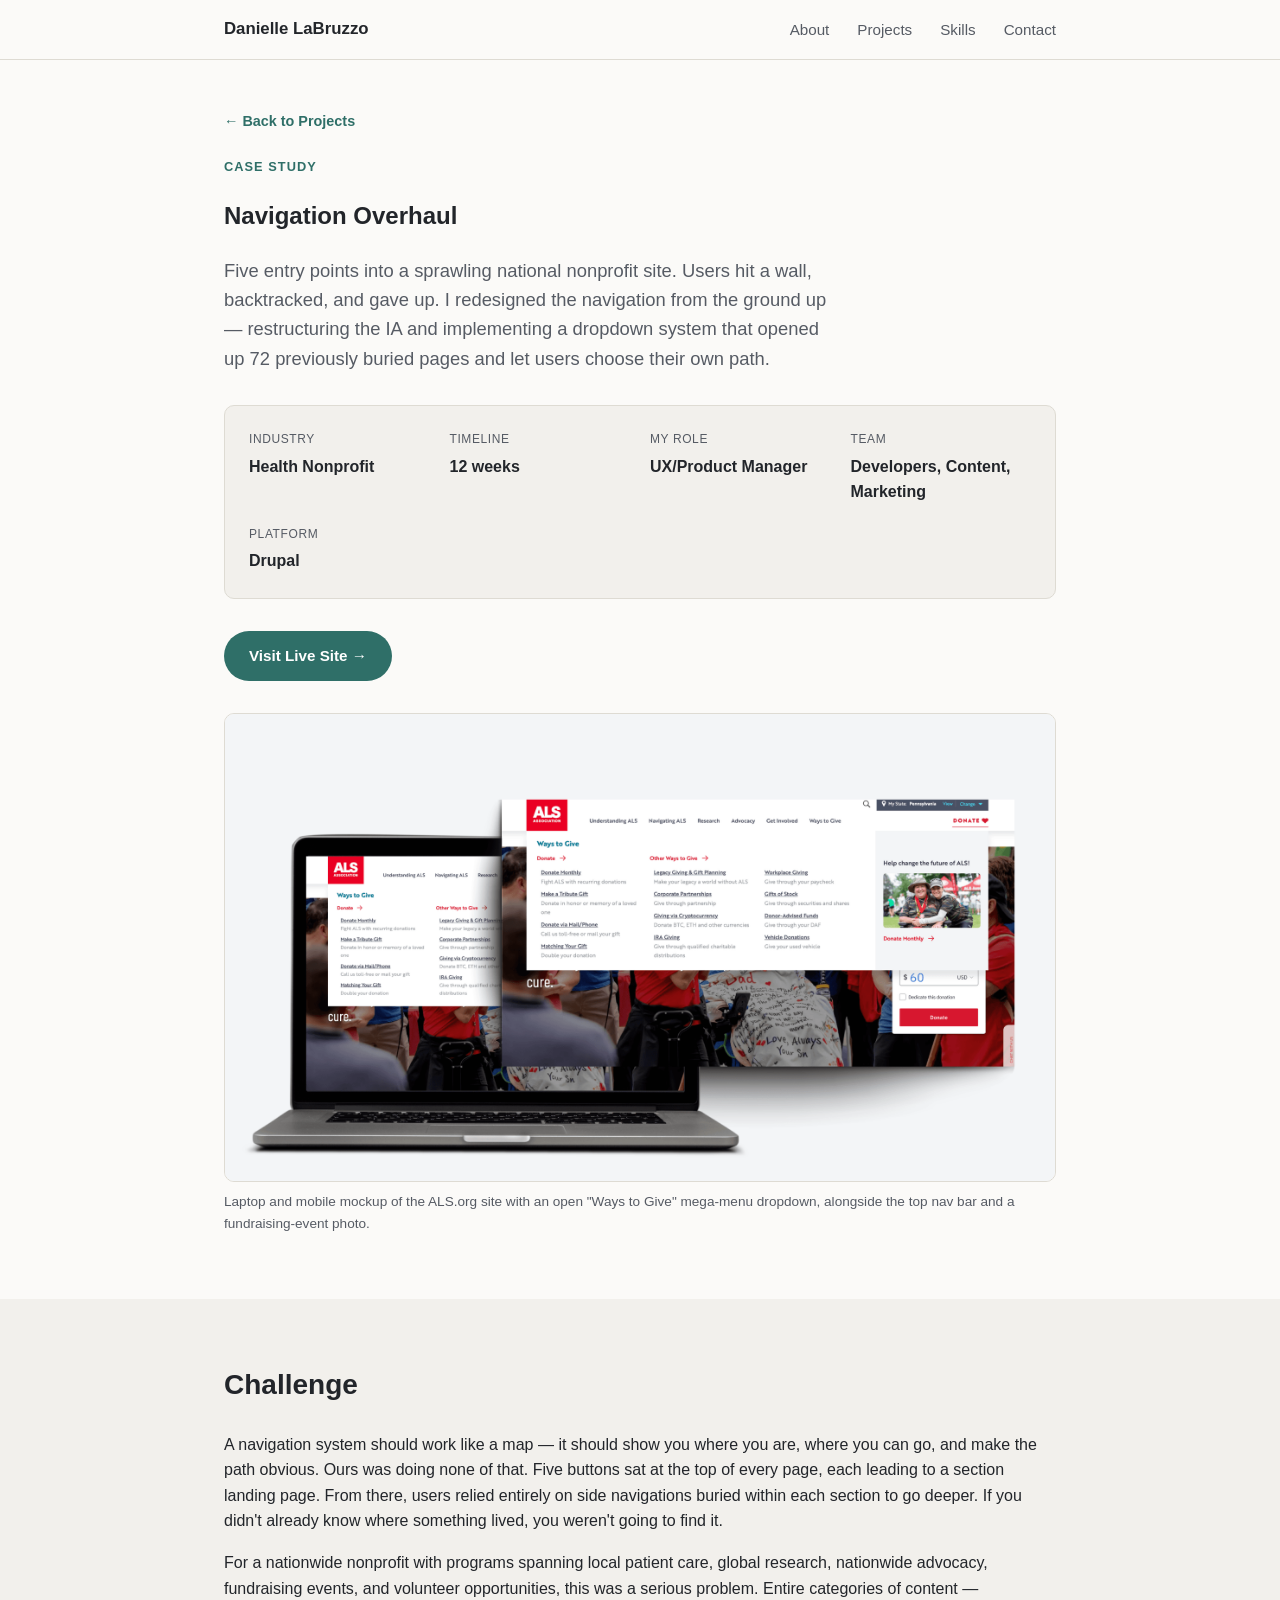
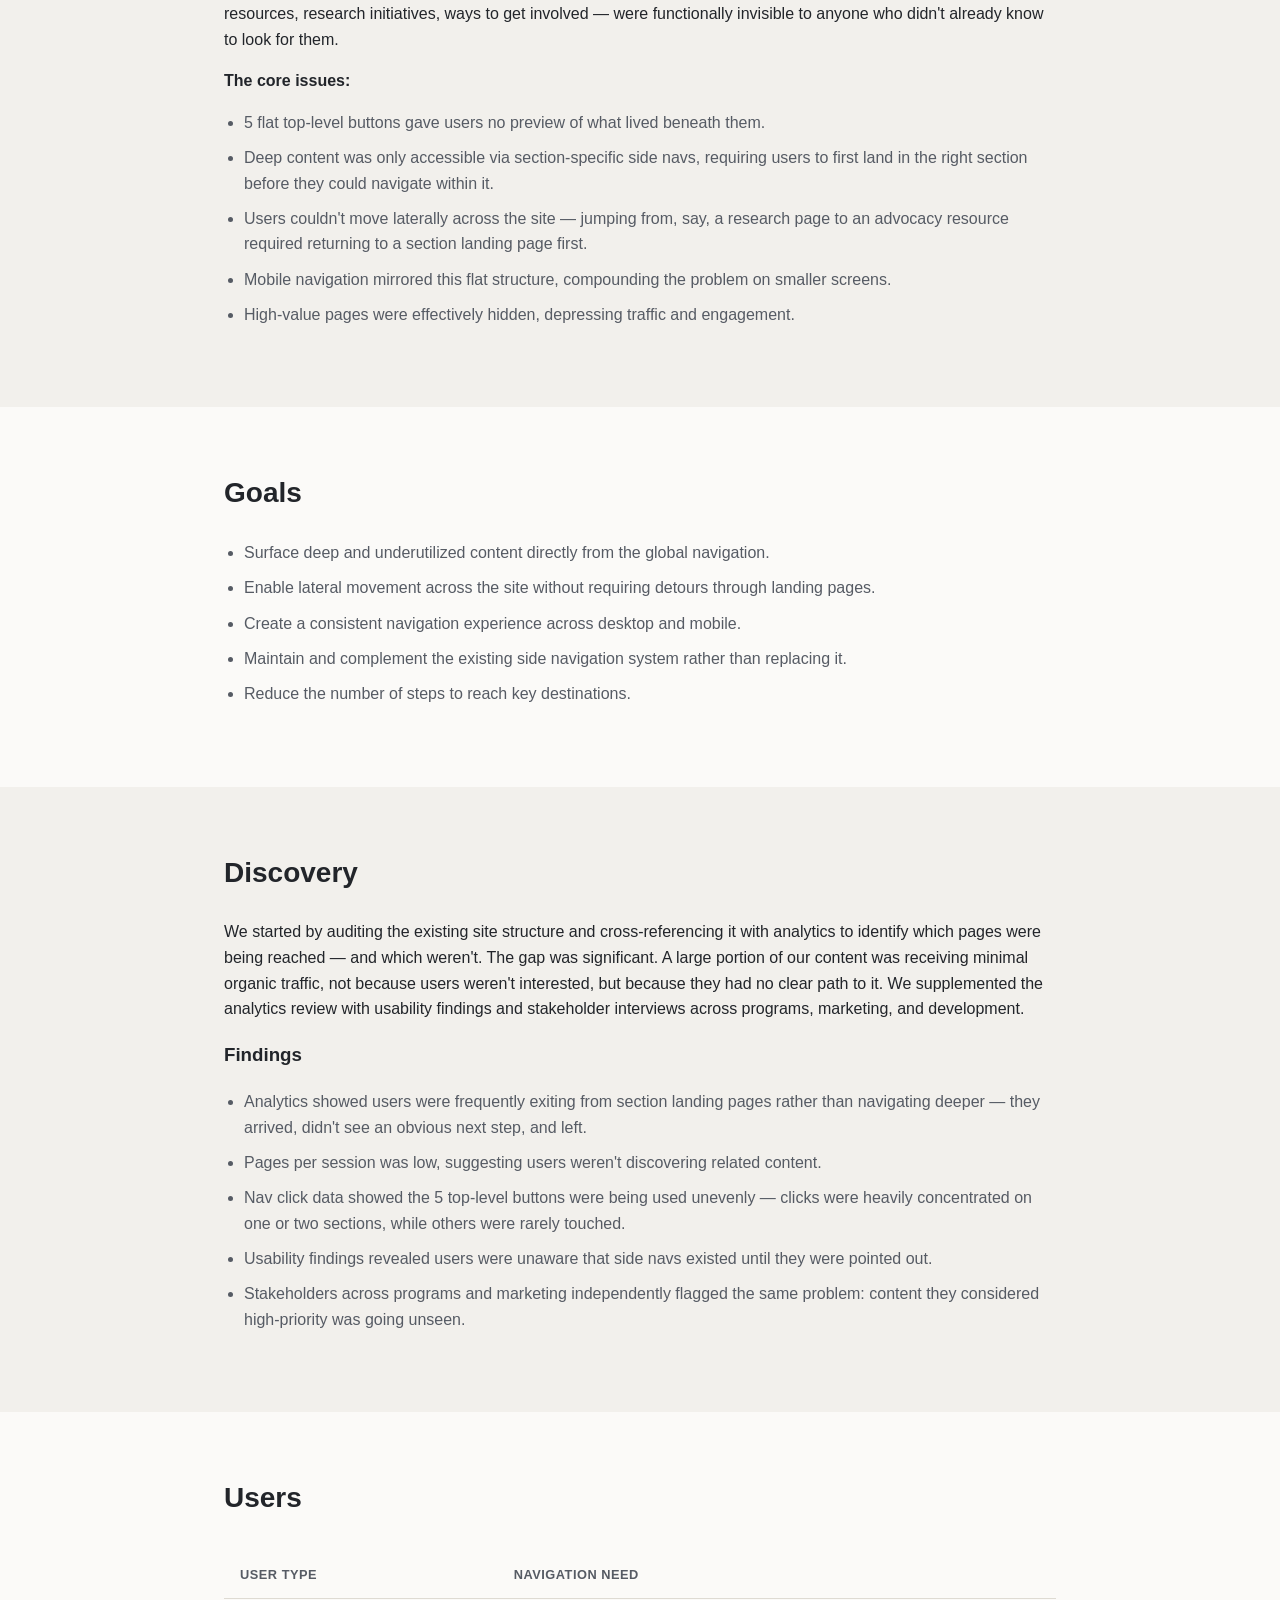
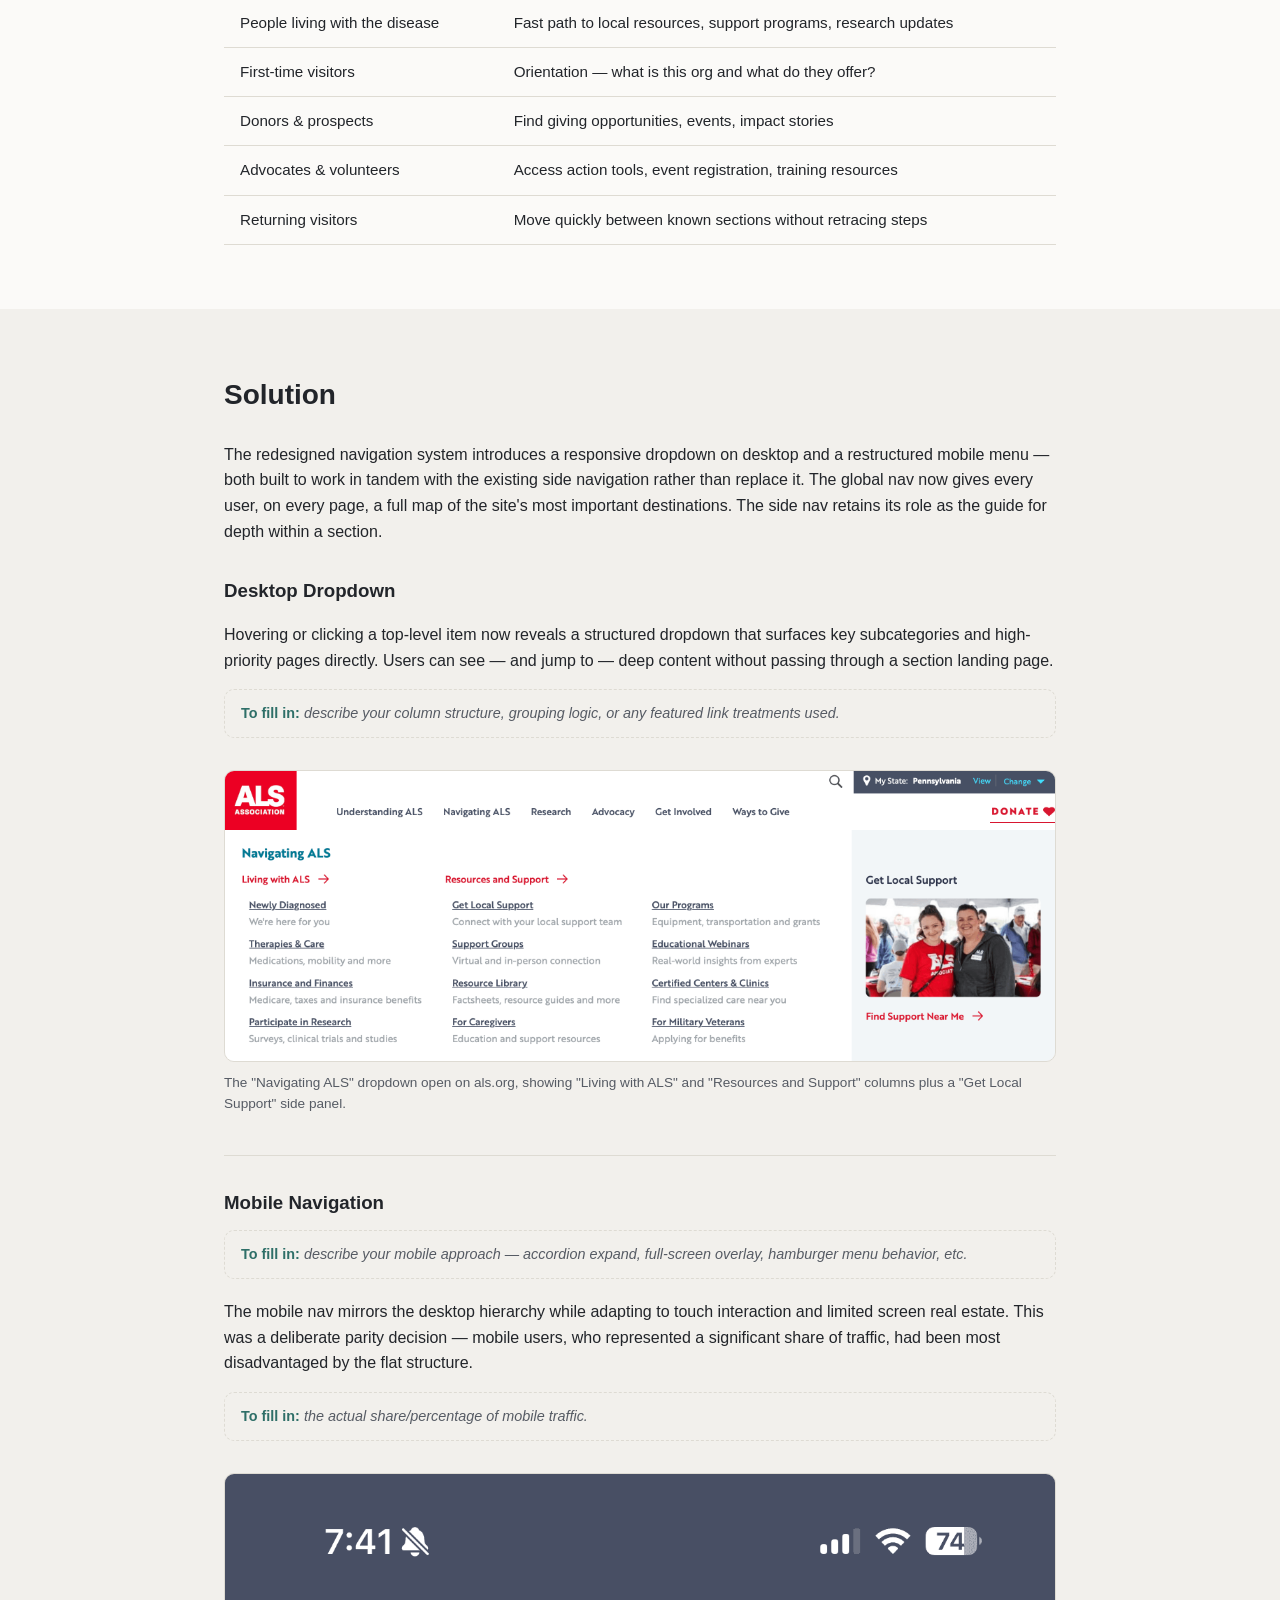
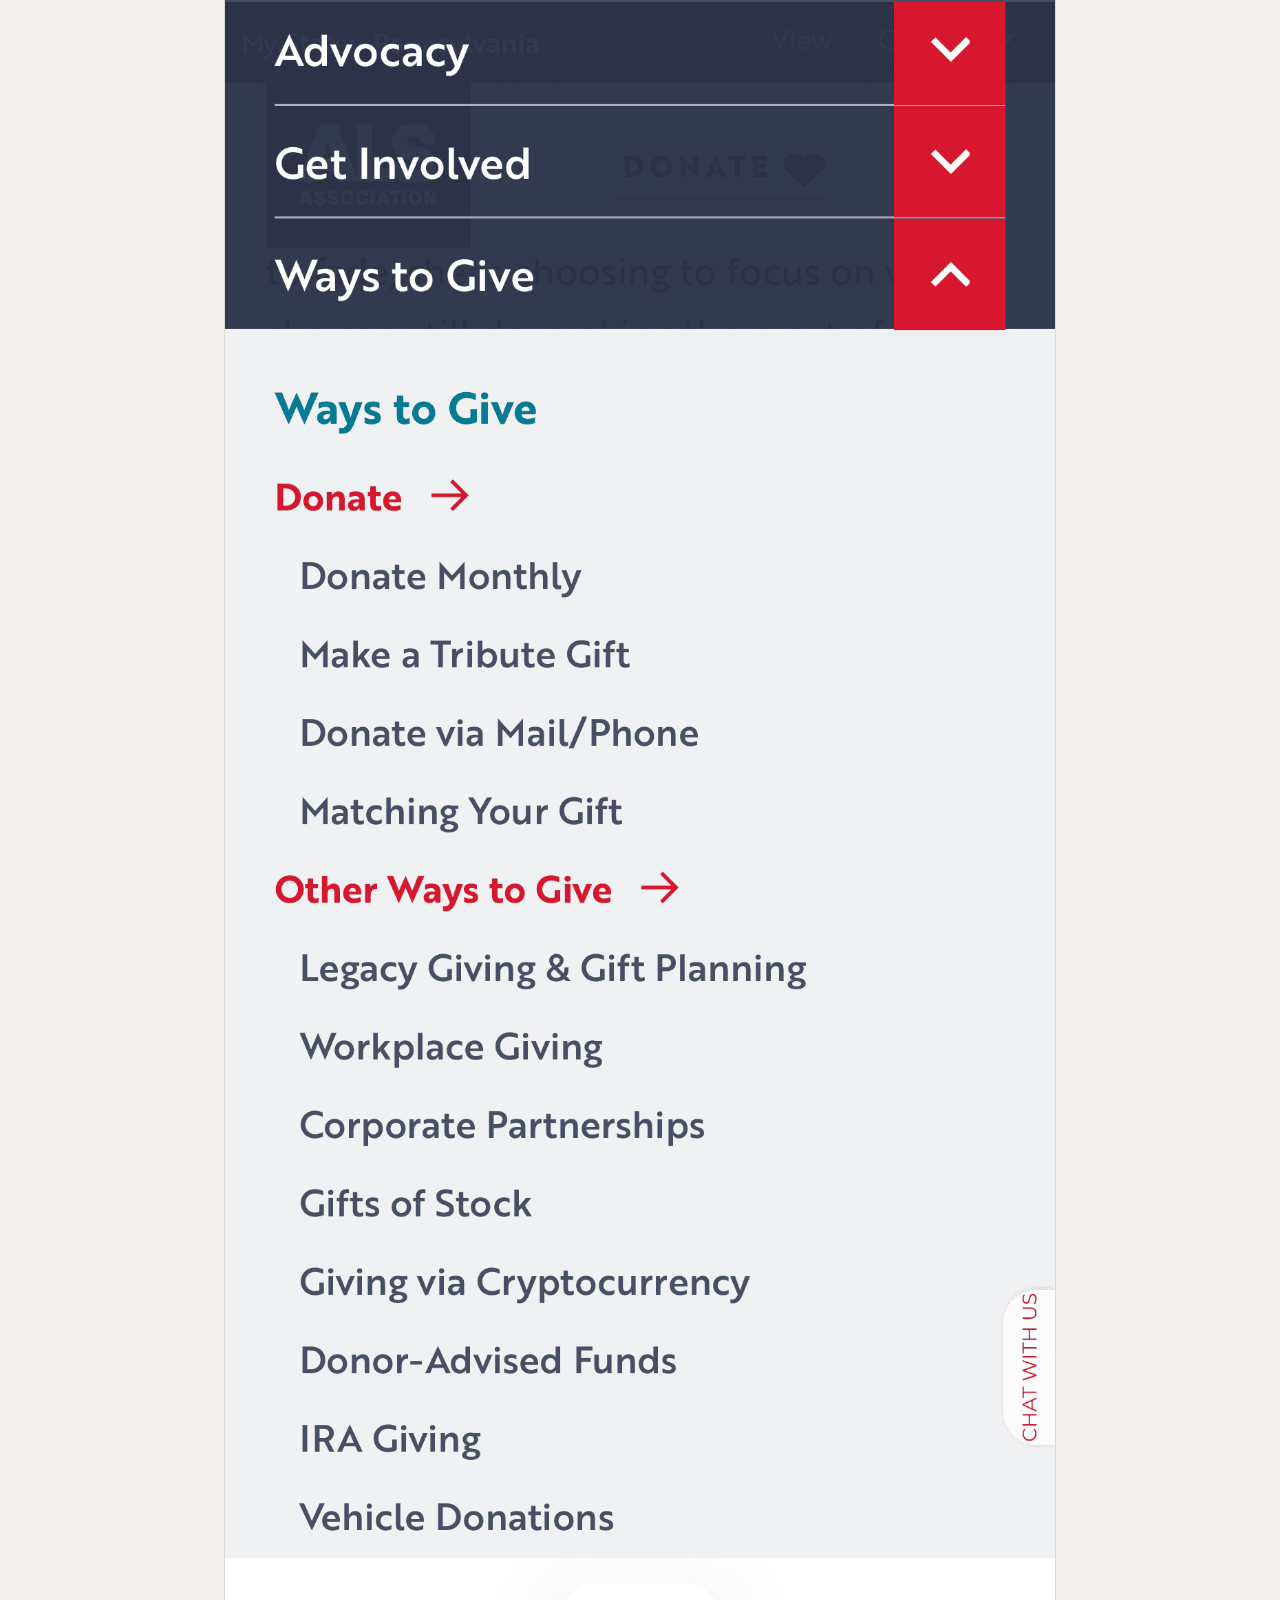
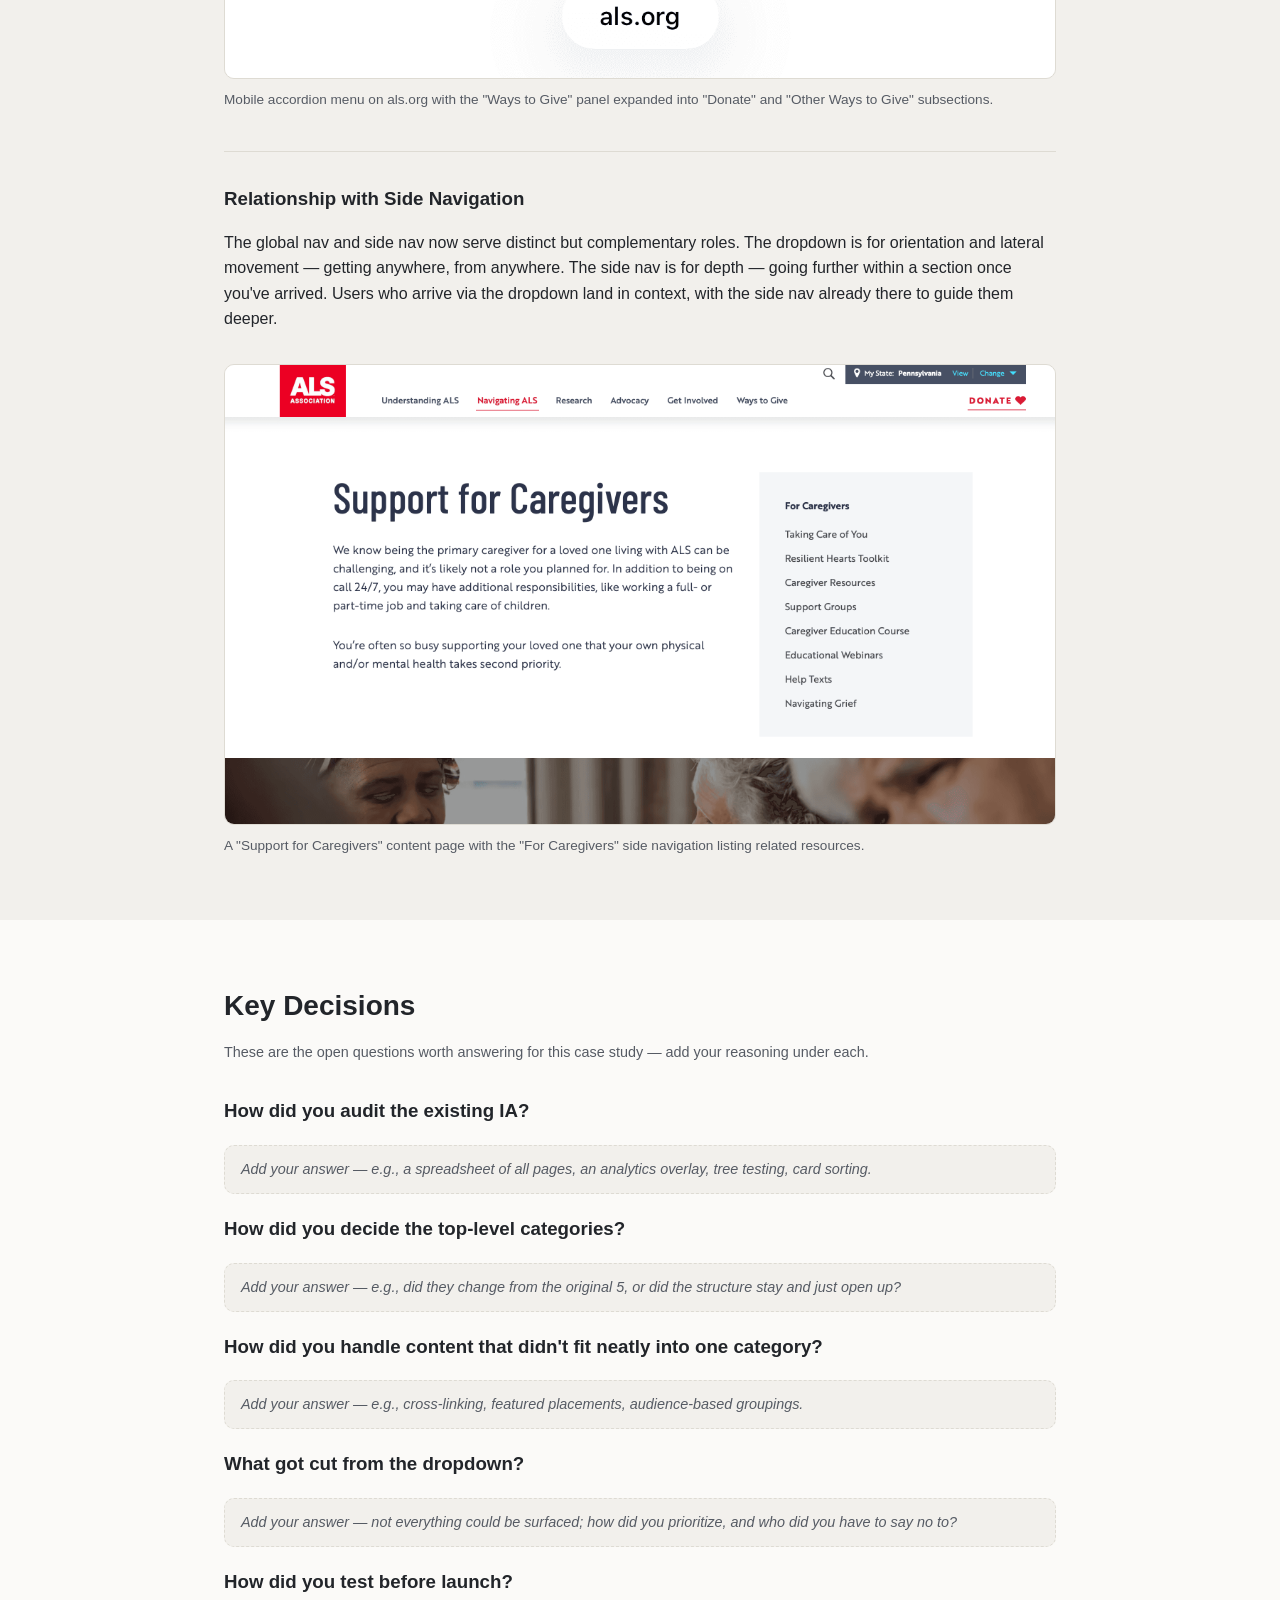
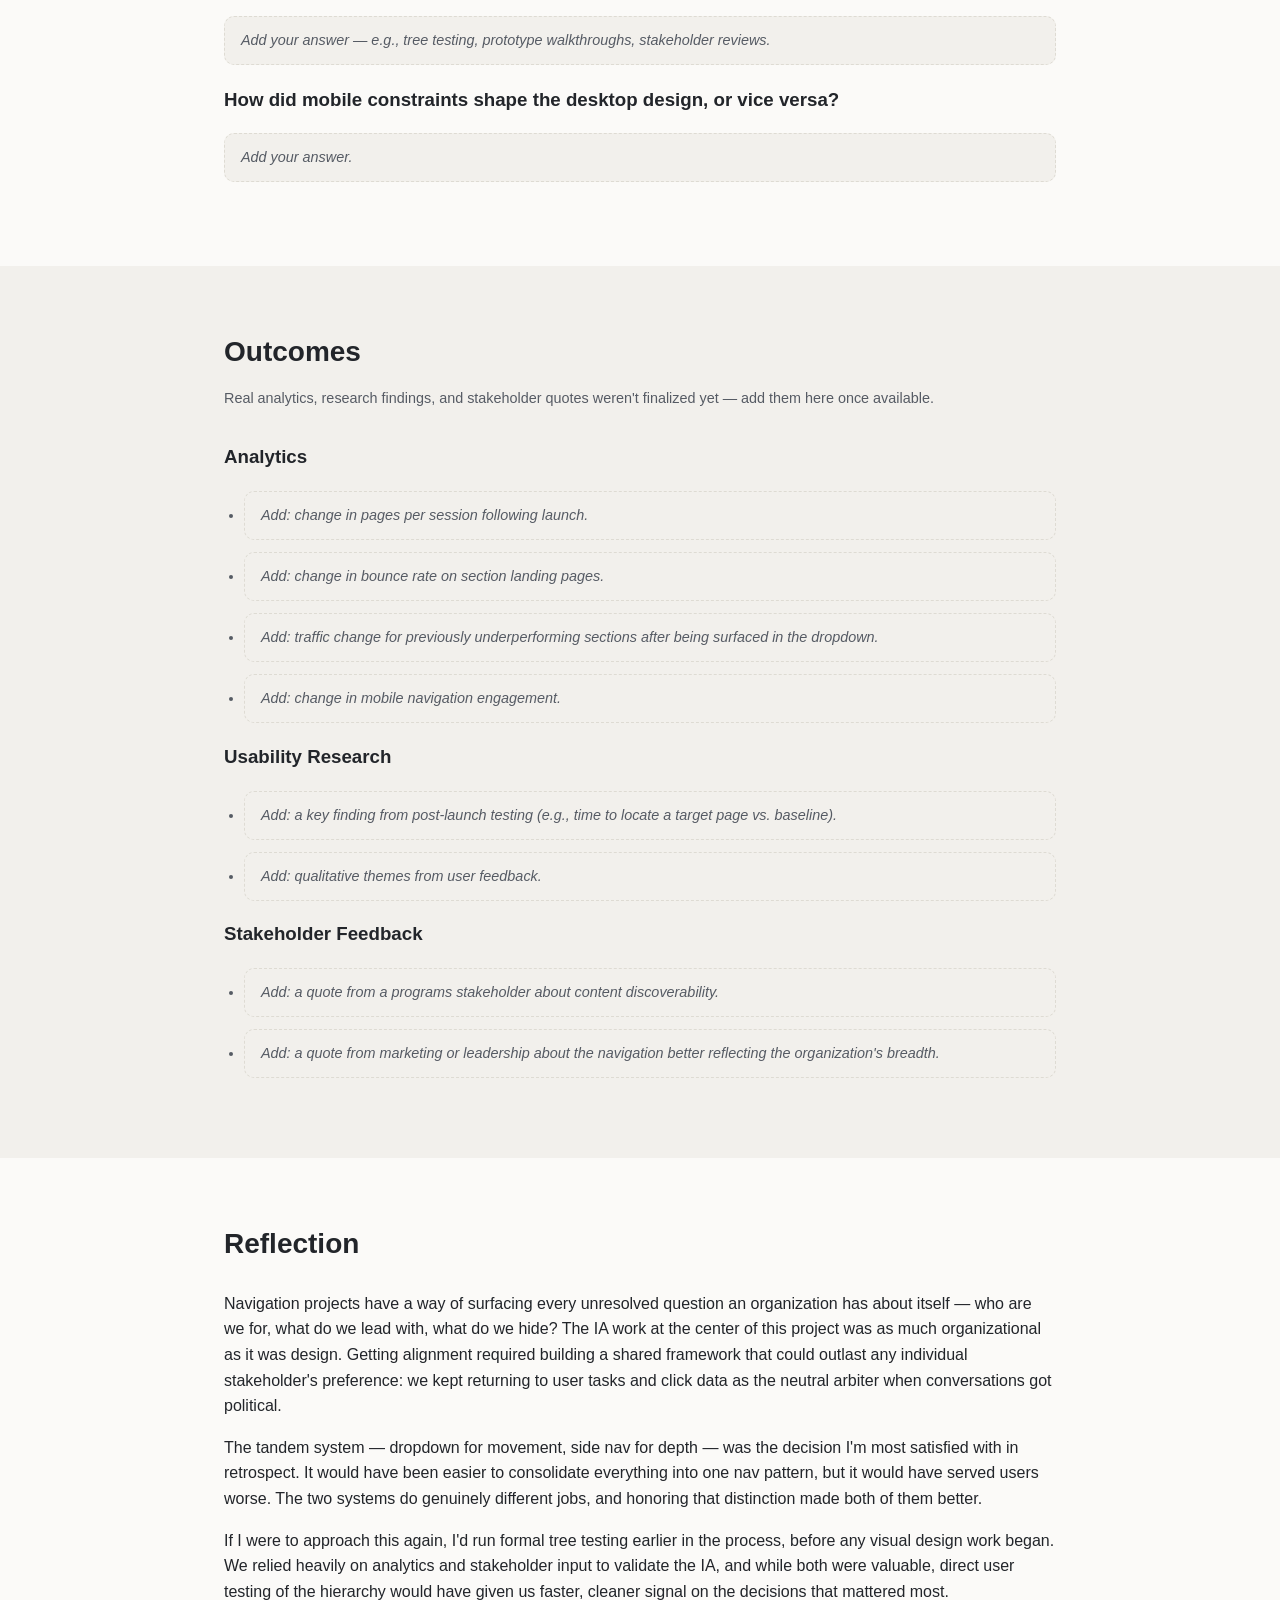
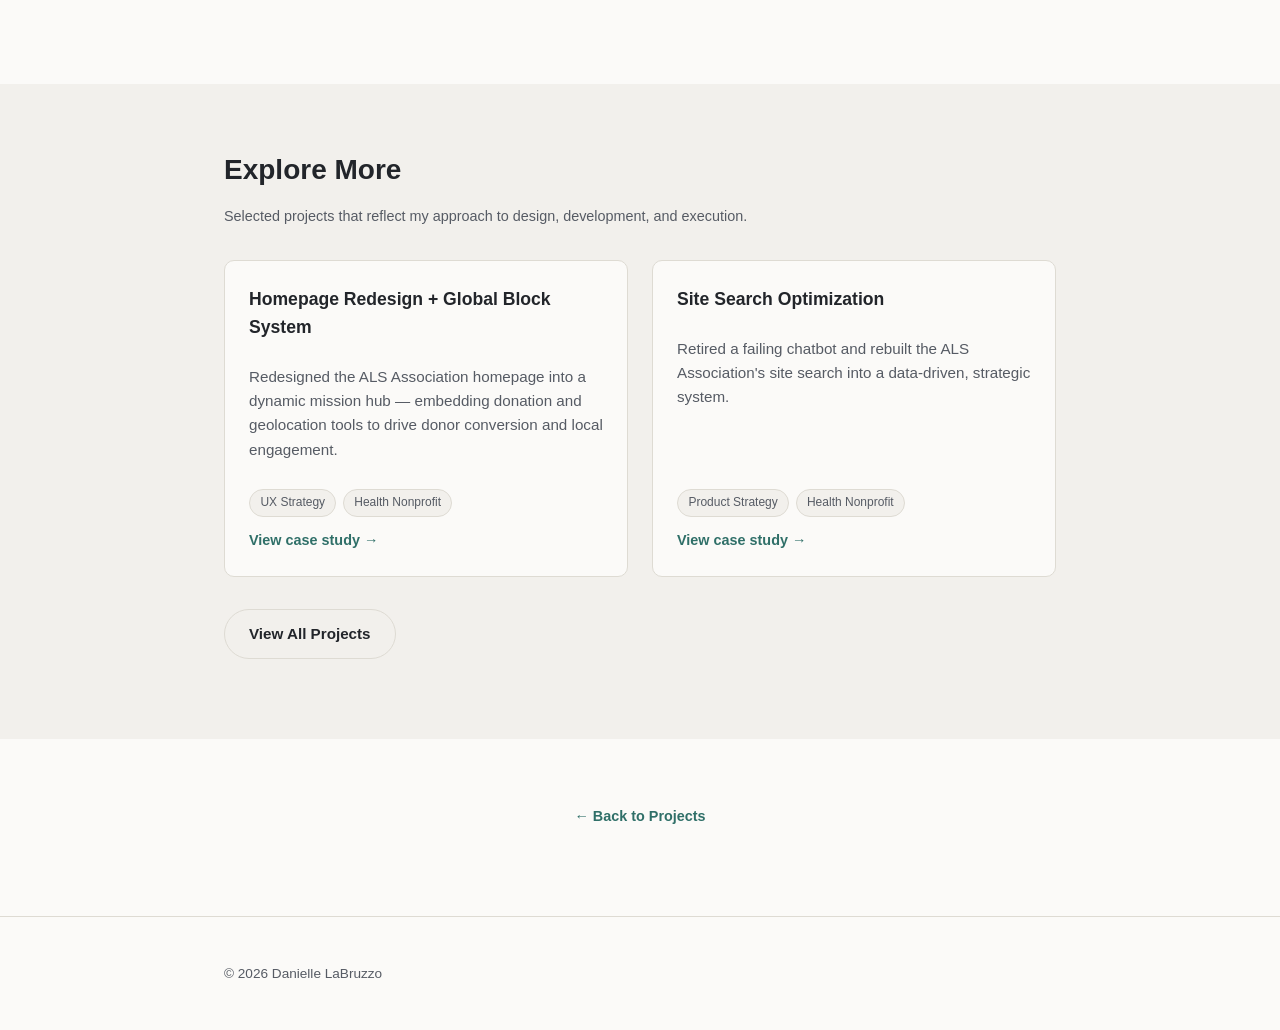
<file: projects/navigation-overhaul.html>
<!DOCTYPE html>
<html lang="en">
<head>
<meta charset="UTF-8">
<meta name="viewport" content="width=device-width, initial-scale=1.0">
<title>Navigation Overhaul — Danielle LaBruzzo</title>
<meta name="description" content="Case study: restructuring the ALS Association's information architecture and navigation system to surface buried content and enable lateral movement across the site.">
<link rel="icon" href="data:,">
<link rel="stylesheet" href="../styles.css">
</head>
<body>
<a class="skip-link" href="#main">Skip to main content</a>

<header class="site-header">
  <div class="wrap">
    <a class="brand" href="../index.html">Danielle LaBruzzo</a>
    <nav aria-label="Primary">
      <button class="nav-toggle" aria-expanded="false" aria-controls="nav-menu">
        <span class="sr-only">Menu</span>
        <span aria-hidden="true">☰</span>
      </button>
      <ul id="nav-menu" class="nav-menu">
        <li><a href="../index.html#about">About</a></li>
        <li><a href="../index.html#projects">Projects</a></li>
        <li><a href="../index.html#skills">Skills</a></li>
        <li><a href="../index.html#contact">Contact</a></li>
      </ul>
    </nav>
  </div>
</header>

<main id="main">

  <section class="section case-hero">
    <div class="wrap">
      <a class="back-link" href="../index.html#projects">← Back to Projects</a>
      <p class="eyebrow">Case Study</p>
      <h1>Navigation Overhaul</h1>
      <p class="hero-lede">Five entry points into a sprawling national nonprofit site. Users hit a wall, backtracked, and gave up. I redesigned the navigation from the ground up — restructuring the IA and implementing a dropdown system that opened up 72 previously buried pages and let users choose their own path.</p>

      <dl class="meta-grid">
        <div><dt>Industry</dt><dd>Health Nonprofit</dd></div>
        <div><dt>Timeline</dt><dd>12 weeks</dd></div>
        <div><dt>My Role</dt><dd>UX/Product Manager</dd></div>
        <div><dt>Team</dt><dd>Developers, Content, Marketing</dd></div>
        <div><dt>Platform</dt><dd>Drupal</dd></div>
      </dl>

      <a class="btn btn-primary" href="https://als.org" target="_blank" rel="noopener noreferrer">Visit Live Site →</a>

      <figure class="image-placeholder">
        <img src="../navigation-hero.png" alt="Laptop and mobile mockup of the ALS.org site with an open Ways to Give mega-menu dropdown, alongside the top nav bar and a fundraising-event photo.">
        <figcaption>Laptop and mobile mockup of the ALS.org site with an open "Ways to Give" mega-menu dropdown, alongside the top nav bar and a fundraising-event photo.</figcaption>
      </figure>
    </div>
  </section>

  <section class="section section-alt">
    <div class="wrap">
      <h2>Challenge</h2>
      <p>A navigation system should work like a map — it should show you where you are, where you can go, and make the path obvious. Ours was doing none of that. Five buttons sat at the top of every page, each leading to a section landing page. From there, users relied entirely on side navigations buried within each section to go deeper. If you didn't already know where something lived, you weren't going to find it.</p>
      <p>For a nationwide nonprofit with programs spanning local patient care, global research, nationwide advocacy, fundraising events, and volunteer opportunities, this was a serious problem. Entire categories of content — resources, research initiatives, ways to get involved — were functionally invisible to anyone who didn't already know to look for them.</p>
      <p><strong>The core issues:</strong></p>
      <ul class="bullet-list">
        <li>5 flat top-level buttons gave users no preview of what lived beneath them.</li>
        <li>Deep content was only accessible via section-specific side navs, requiring users to first land in the right section before they could navigate within it.</li>
        <li>Users couldn't move laterally across the site — jumping from, say, a research page to an advocacy resource required returning to a section landing page first.</li>
        <li>Mobile navigation mirrored this flat structure, compounding the problem on smaller screens.</li>
        <li>High-value pages were effectively hidden, depressing traffic and engagement.</li>
      </ul>
    </div>
  </section>

  <section class="section">
    <div class="wrap">
      <h2>Goals</h2>
      <ul class="bullet-list">
        <li>Surface deep and underutilized content directly from the global navigation.</li>
        <li>Enable lateral movement across the site without requiring detours through landing pages.</li>
        <li>Create a consistent navigation experience across desktop and mobile.</li>
        <li>Maintain and complement the existing side navigation system rather than replacing it.</li>
        <li>Reduce the number of steps to reach key destinations.</li>
      </ul>
    </div>
  </section>

  <section class="section section-alt">
    <div class="wrap">
      <h2>Discovery</h2>
      <p>We started by auditing the existing site structure and cross-referencing it with analytics to identify which pages were being reached — and which weren't. The gap was significant. A large portion of our content was receiving minimal organic traffic, not because users weren't interested, but because they had no clear path to it. We supplemented the analytics review with usability findings and stakeholder interviews across programs, marketing, and development.</p>
      <h3>Findings</h3>
      <ul class="bullet-list">
        <li>Analytics showed users were frequently exiting from section landing pages rather than navigating deeper — they arrived, didn't see an obvious next step, and left.</li>
        <li>Pages per session was low, suggesting users weren't discovering related content.</li>
        <li>Nav click data showed the 5 top-level buttons were being used unevenly — clicks were heavily concentrated on one or two sections, while others were rarely touched.</li>
        <li>Usability findings revealed users were unaware that side navs existed until they were pointed out.</li>
        <li>Stakeholders across programs and marketing independently flagged the same problem: content they considered high-priority was going unseen.</li>
      </ul>
    </div>
  </section>

  <section class="section">
    <div class="wrap">
      <h2>Users</h2>
      <div class="table-scroll">
        <table>
          <thead>
            <tr><th scope="col">User Type</th><th scope="col">Navigation Need</th></tr>
          </thead>
          <tbody>
            <tr><td>People living with the disease</td><td>Fast path to local resources, support programs, research updates</td></tr>
            <tr><td>First-time visitors</td><td>Orientation — what is this org and what do they offer?</td></tr>
            <tr><td>Donors &amp; prospects</td><td>Find giving opportunities, events, impact stories</td></tr>
            <tr><td>Advocates &amp; volunteers</td><td>Access action tools, event registration, training resources</td></tr>
            <tr><td>Returning visitors</td><td>Move quickly between known sections without retracing steps</td></tr>
          </tbody>
        </table>
      </div>
    </div>
  </section>

  <section class="section section-alt">
    <div class="wrap">
      <h2>Solution</h2>
      <p>The redesigned navigation system introduces a responsive dropdown on desktop and a restructured mobile menu — both built to work in tandem with the existing side navigation rather than replace it. The global nav now gives every user, on every page, a full map of the site's most important destinations. The side nav retains its role as the guide for depth within a section.</p>

      <ol class="block-list">
        <li>
          <h3>Desktop Dropdown</h3>
          <p>Hovering or clicking a top-level item now reveals a structured dropdown that surfaces key subcategories and high-priority pages directly. Users can see — and jump to — deep content without passing through a section landing page.</p>
          <p class="todo-note"><strong>To fill in:</strong> describe your column structure, grouping logic, or any featured link treatments used.</p>
          <figure class="image-placeholder">
            <img src="../navigation-desktop-dropdown.png" alt="The Navigating ALS dropdown open on als.org, showing Living with ALS and Resources and Support columns plus a Get Local Support side panel.">
            <figcaption>The "Navigating ALS" dropdown open on als.org, showing "Living with ALS" and "Resources and Support" columns plus a "Get Local Support" side panel.</figcaption>
          </figure>
        </li>
        <li>
          <h3>Mobile Navigation</h3>
          <p class="todo-note"><strong>To fill in:</strong> describe your mobile approach — accordion expand, full-screen overlay, hamburger menu behavior, etc.</p>
          <p>The mobile nav mirrors the desktop hierarchy while adapting to touch interaction and limited screen real estate. This was a deliberate parity decision — mobile users, who represented a significant share of traffic, had been most disadvantaged by the flat structure.</p>
          <p class="todo-note"><strong>To fill in:</strong> the actual share/percentage of mobile traffic.</p>
          <figure class="image-placeholder">
            <img src="../navigation-mobile.png" alt="Mobile accordion menu on als.org with the Ways to Give panel expanded into Donate and Other Ways to Give subsections.">
            <figcaption>Mobile accordion menu on als.org with the "Ways to Give" panel expanded into "Donate" and "Other Ways to Give" subsections.</figcaption>
          </figure>
        </li>
        <li>
          <h3>Relationship with Side Navigation</h3>
          <p>The global nav and side nav now serve distinct but complementary roles. The dropdown is for orientation and lateral movement — getting anywhere, from anywhere. The side nav is for depth — going further within a section once you've arrived. Users who arrive via the dropdown land in context, with the side nav already there to guide them deeper.</p>
          <figure class="image-placeholder">
            <img src="../navigation-sidenav.png" alt="A Support for Caregivers content page on als.org with the For Caregivers side navigation listing related resources.">
            <figcaption>A "Support for Caregivers" content page with the "For Caregivers" side navigation listing related resources.</figcaption>
          </figure>
        </li>
      </ol>
    </div>
  </section>

  <section class="section">
    <div class="wrap">
      <h2>Key Decisions</h2>
      <p class="section-note">These are the open questions worth answering for this case study — add your reasoning under each.</p>

      <h3>How did you audit the existing IA?</h3>
      <p class="todo-note">Add your answer — e.g., a spreadsheet of all pages, an analytics overlay, tree testing, card sorting.</p>

      <h3>How did you decide the top-level categories?</h3>
      <p class="todo-note">Add your answer — e.g., did they change from the original 5, or did the structure stay and just open up?</p>

      <h3>How did you handle content that didn't fit neatly into one category?</h3>
      <p class="todo-note">Add your answer — e.g., cross-linking, featured placements, audience-based groupings.</p>

      <h3>What got cut from the dropdown?</h3>
      <p class="todo-note">Add your answer — not everything could be surfaced; how did you prioritize, and who did you have to say no to?</p>

      <h3>How did you test before launch?</h3>
      <p class="todo-note">Add your answer — e.g., tree testing, prototype walkthroughs, stakeholder reviews.</p>

      <h3>How did mobile constraints shape the desktop design, or vice versa?</h3>
      <p class="todo-note">Add your answer.</p>
    </div>
  </section>

  <section class="section section-alt">
    <div class="wrap">
      <h2>Outcomes</h2>
      <p class="section-note">Real analytics, research findings, and stakeholder quotes weren't finalized yet — add them here once available.</p>

      <h3>Analytics</h3>
      <ul class="bullet-list">
        <li class="todo-note">Add: change in pages per session following launch.</li>
        <li class="todo-note">Add: change in bounce rate on section landing pages.</li>
        <li class="todo-note">Add: traffic change for previously underperforming sections after being surfaced in the dropdown.</li>
        <li class="todo-note">Add: change in mobile navigation engagement.</li>
      </ul>

      <h3>Usability Research</h3>
      <ul class="bullet-list">
        <li class="todo-note">Add: a key finding from post-launch testing (e.g., time to locate a target page vs. baseline).</li>
        <li class="todo-note">Add: qualitative themes from user feedback.</li>
      </ul>

      <h3>Stakeholder Feedback</h3>
      <ul class="bullet-list">
        <li class="todo-note">Add: a quote from a programs stakeholder about content discoverability.</li>
        <li class="todo-note">Add: a quote from marketing or leadership about the navigation better reflecting the organization's breadth.</li>
      </ul>
    </div>
  </section>

  <section class="section">
    <div class="wrap">
      <h2>Reflection</h2>
      <p>Navigation projects have a way of surfacing every unresolved question an organization has about itself — who are we for, what do we lead with, what do we hide? The IA work at the center of this project was as much organizational as it was design. Getting alignment required building a shared framework that could outlast any individual stakeholder's preference: we kept returning to user tasks and click data as the neutral arbiter when conversations got political.</p>
      <p>The tandem system — dropdown for movement, side nav for depth — was the decision I'm most satisfied with in retrospect. It would have been easier to consolidate everything into one nav pattern, but it would have served users worse. The two systems do genuinely different jobs, and honoring that distinction made both of them better.</p>
      <p>If I were to approach this again, I'd run formal tree testing earlier in the process, before any visual design work began. We relied heavily on analytics and stakeholder input to validate the IA, and while both were valuable, direct user testing of the hierarchy would have given us faster, cleaner signal on the decisions that mattered most.</p>
    </div>
  </section>

  <section class="section section-alt">
    <div class="wrap">
      <h2>Explore More</h2>
      <p class="section-note">Selected projects that reflect my approach to design, development, and execution.</p>
      <div class="card-grid">
        <article class="card">
          <h3>Homepage Redesign + Global Block System</h3>
          <p>Redesigned the ALS Association homepage into a dynamic mission hub — embedding donation and geolocation tools to drive donor conversion and local engagement.</p>
          <div class="card-tags">
            <span class="tag">UX Strategy</span>
            <span class="tag">Health Nonprofit</span>
          </div>
          <a class="card-link" href="homepage-redesign.html">View case study →</a>
        </article>
        <article class="card">
          <h3>Site Search Optimization</h3>
          <p>Retired a failing chatbot and rebuilt the ALS Association's site search into a data-driven, strategic system.</p>
          <div class="card-tags">
            <span class="tag">Product Strategy</span>
            <span class="tag">Health Nonprofit</span>
          </div>
          <a class="card-link" href="search-optimization.html">View case study →</a>
        </article>
      </div>
      <p style="margin-top: 2rem;">
        <a class="btn btn-secondary" href="../index.html#projects">View All Projects</a>
      </p>
    </div>
  </section>

  <section class="section case-footer">
    <div class="wrap">
      <a class="back-link" href="../index.html#projects">← Back to Projects</a>
    </div>
  </section>

</main>

<footer class="site-footer">
  <div class="wrap">
    <p>&copy; <span id="year"></span> Danielle LaBruzzo</p>
  </div>
</footer>

<script src="../script.js"></script>
</body>
</html>
</file>
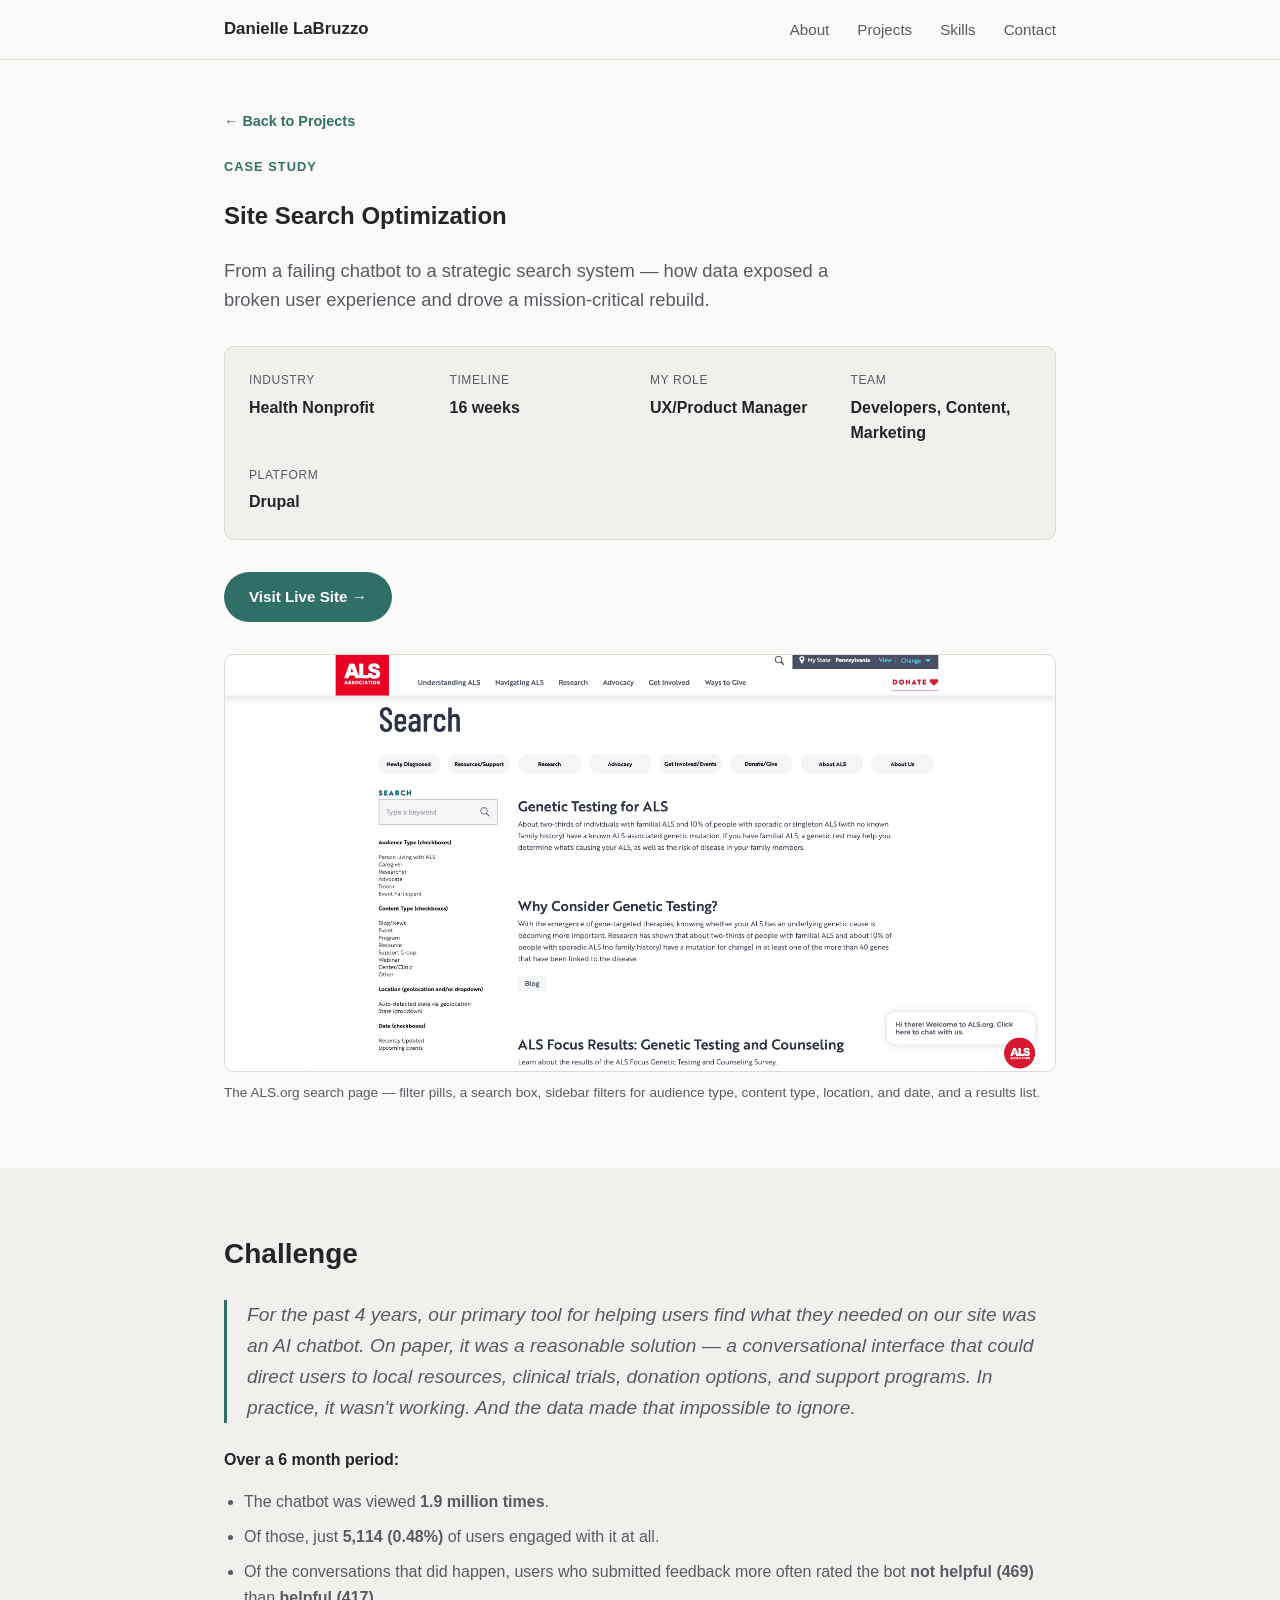
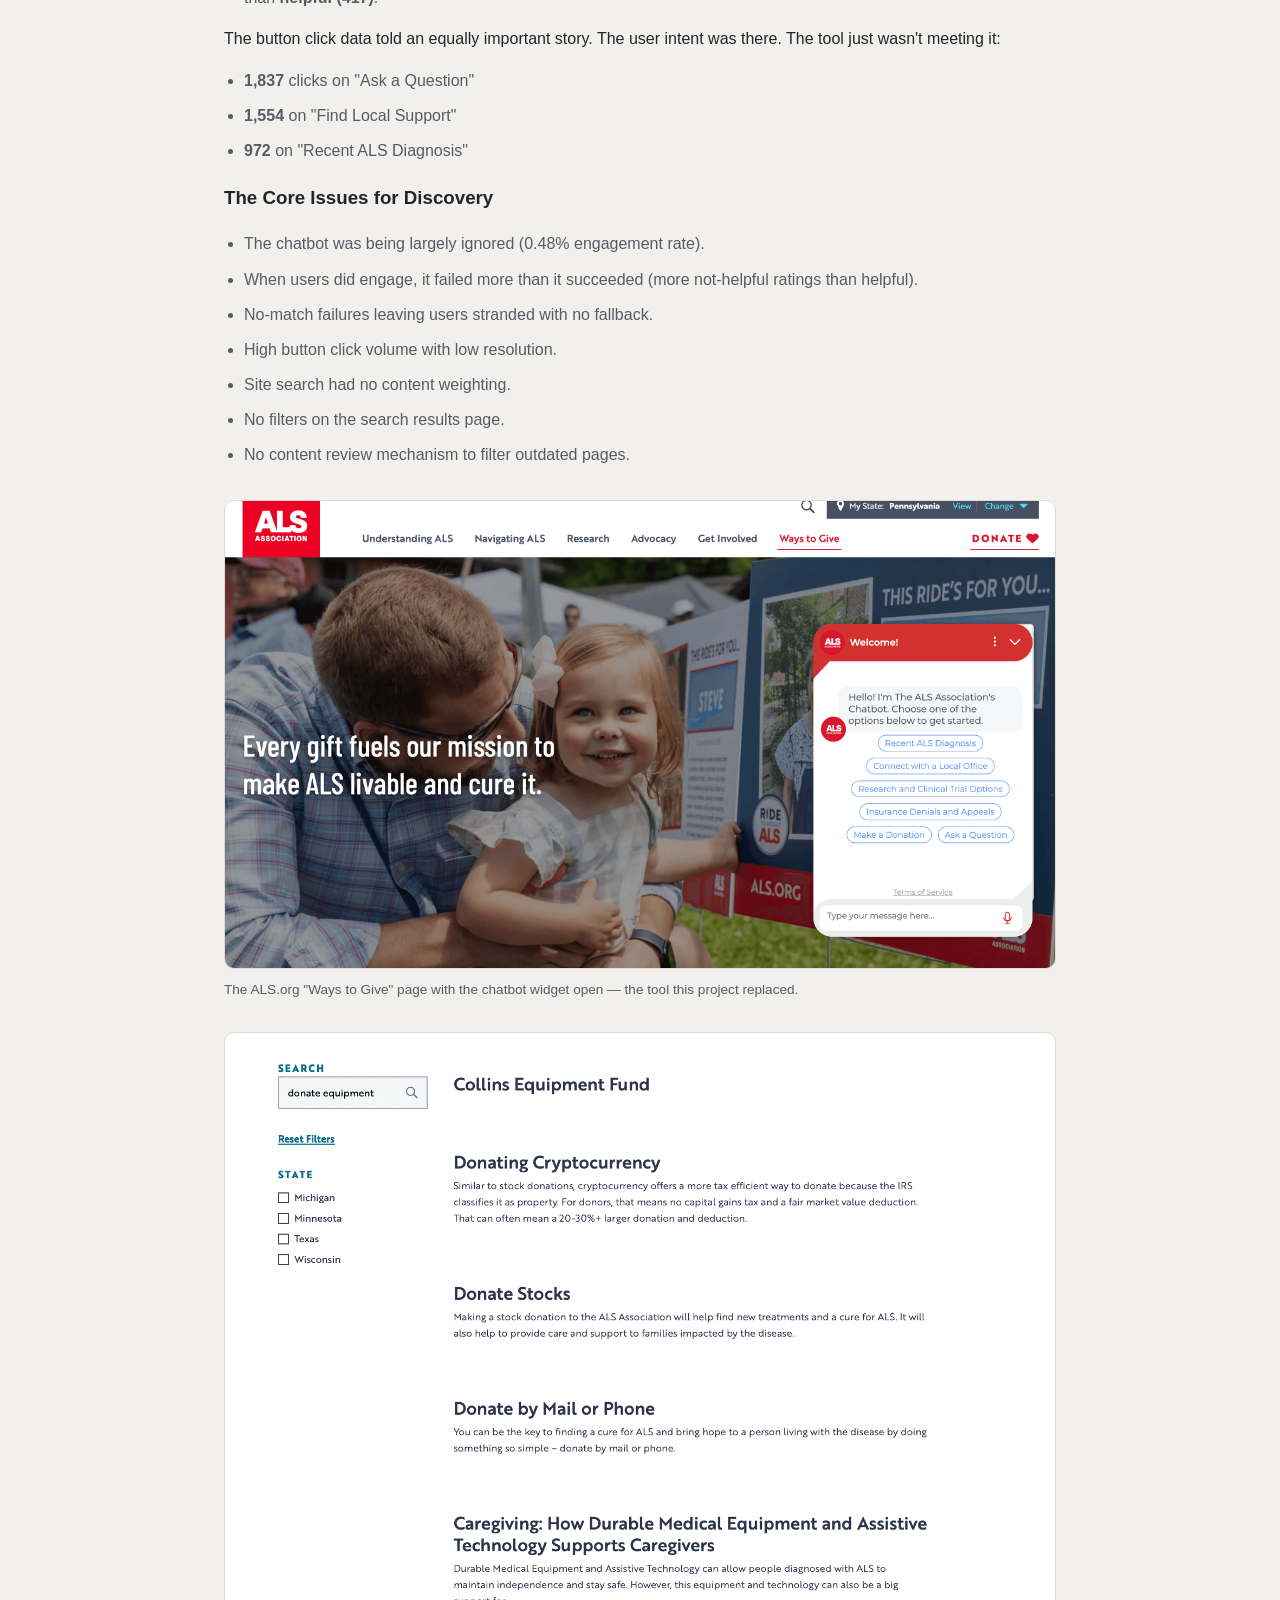
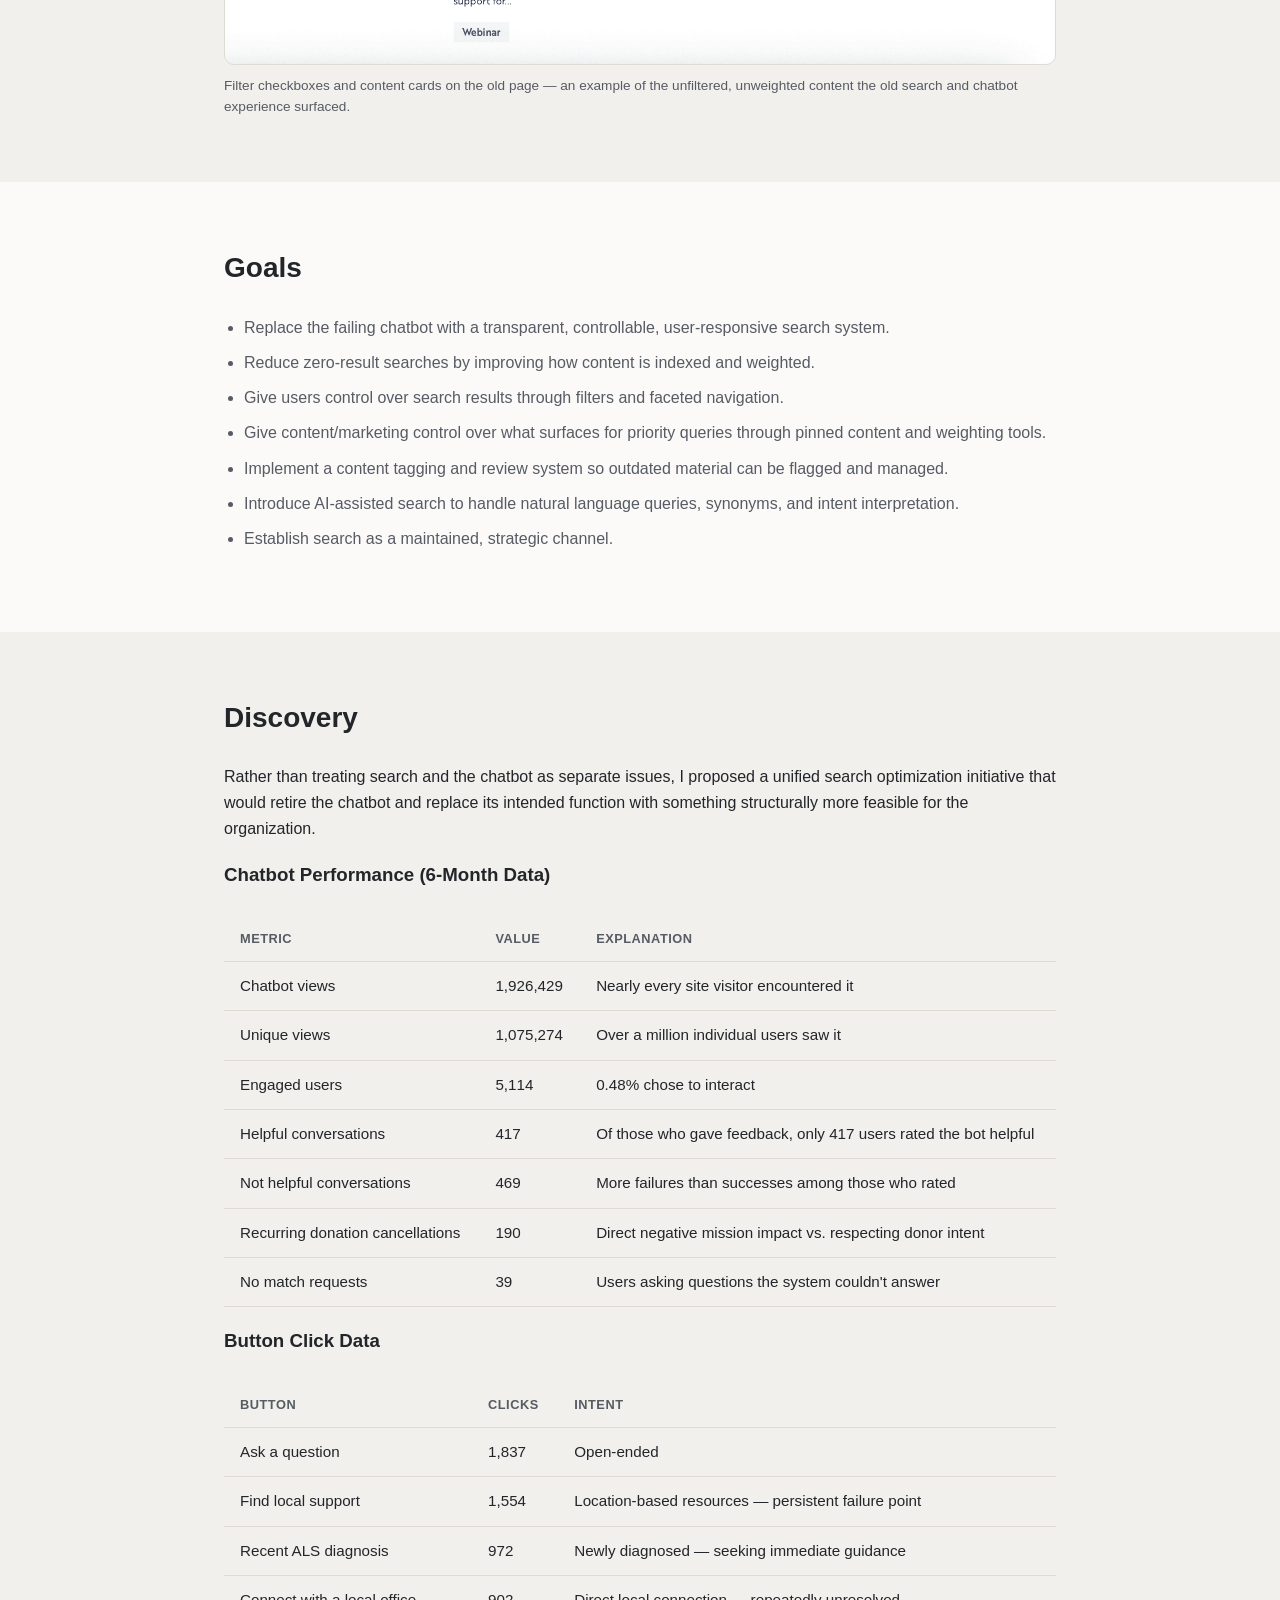
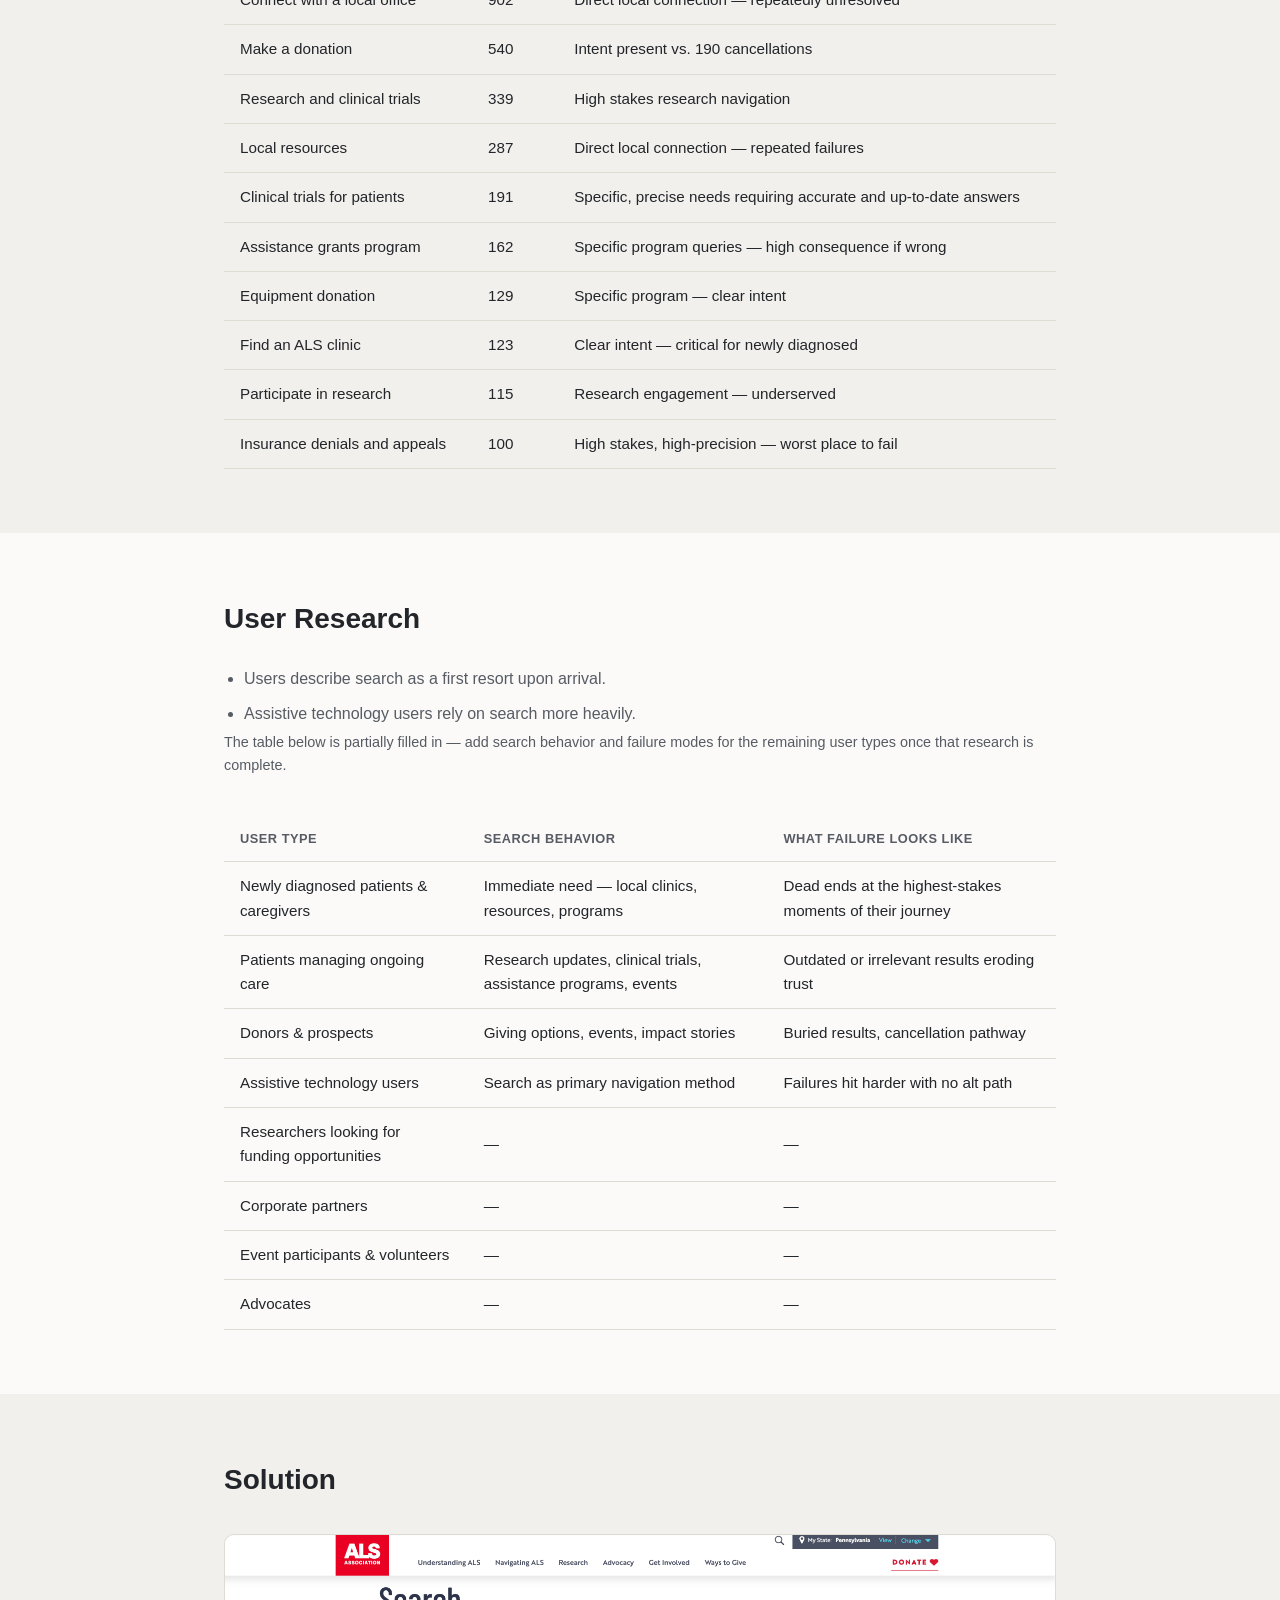
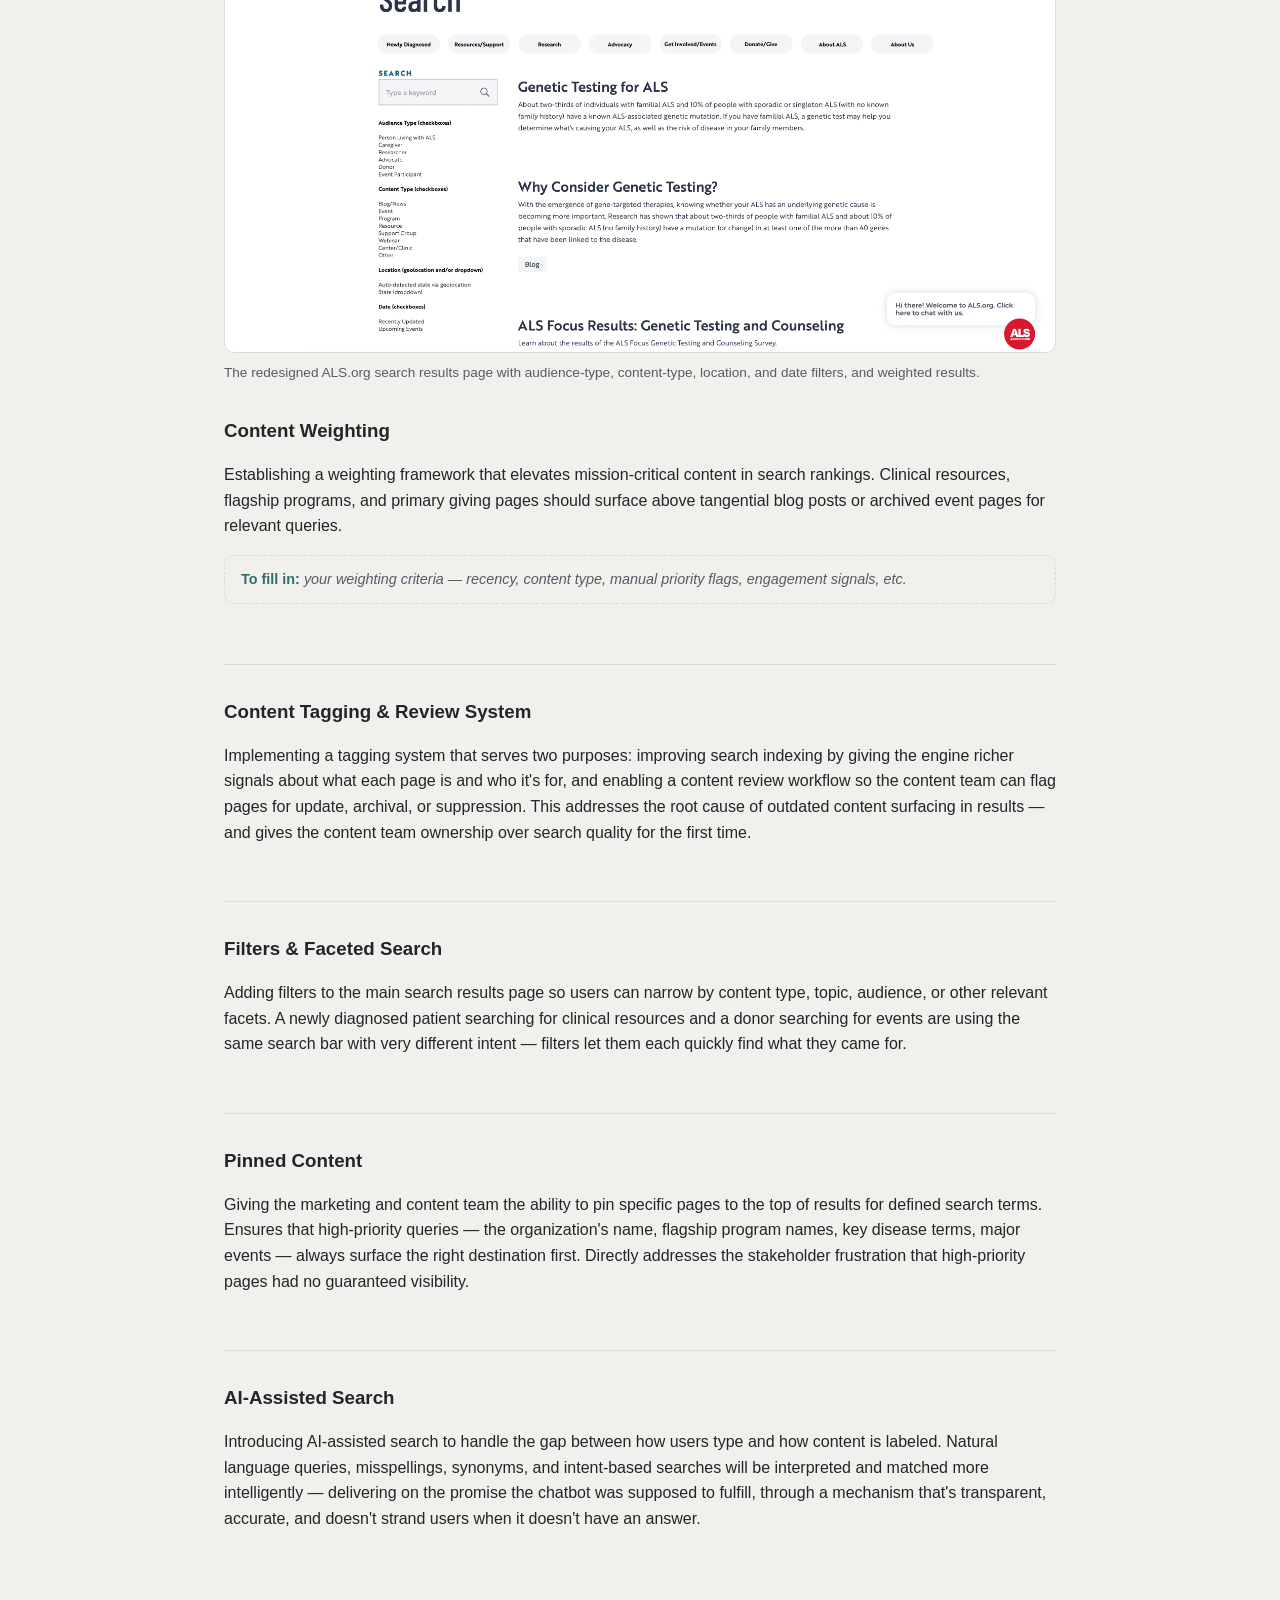
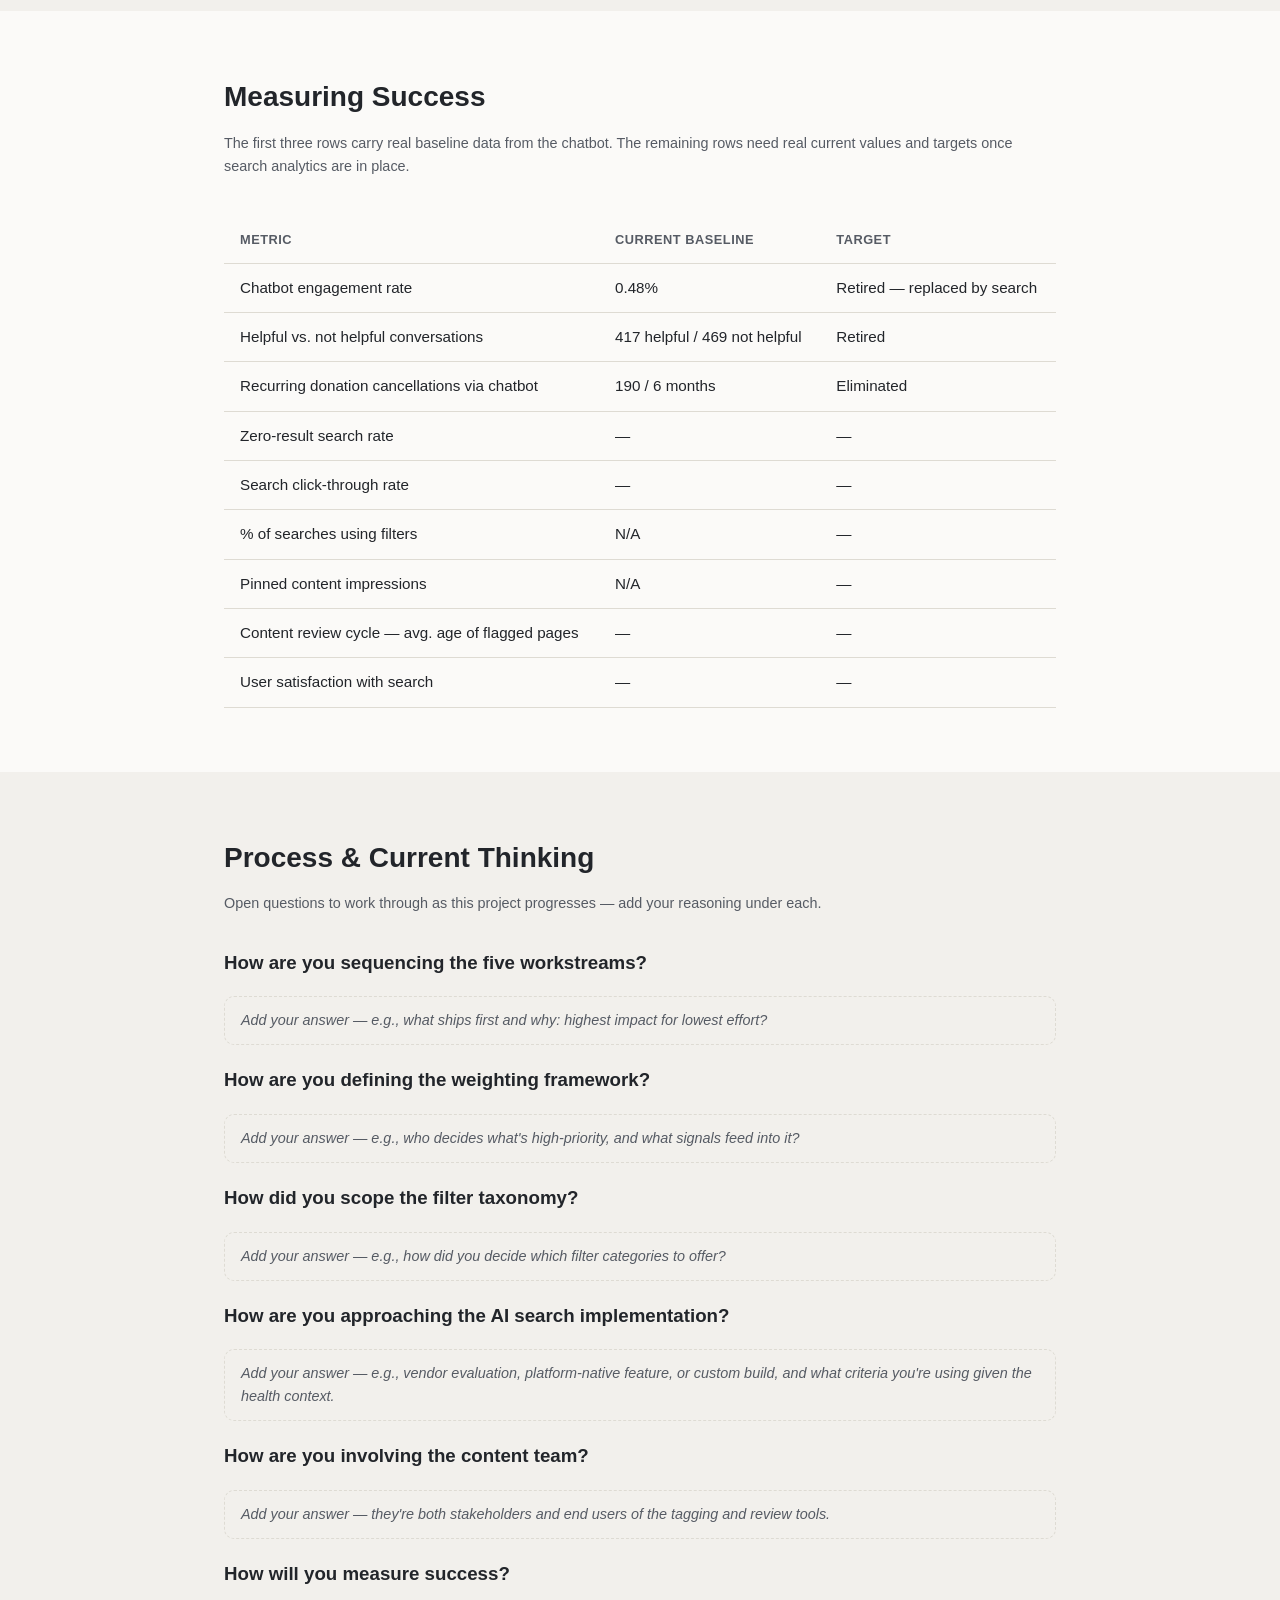
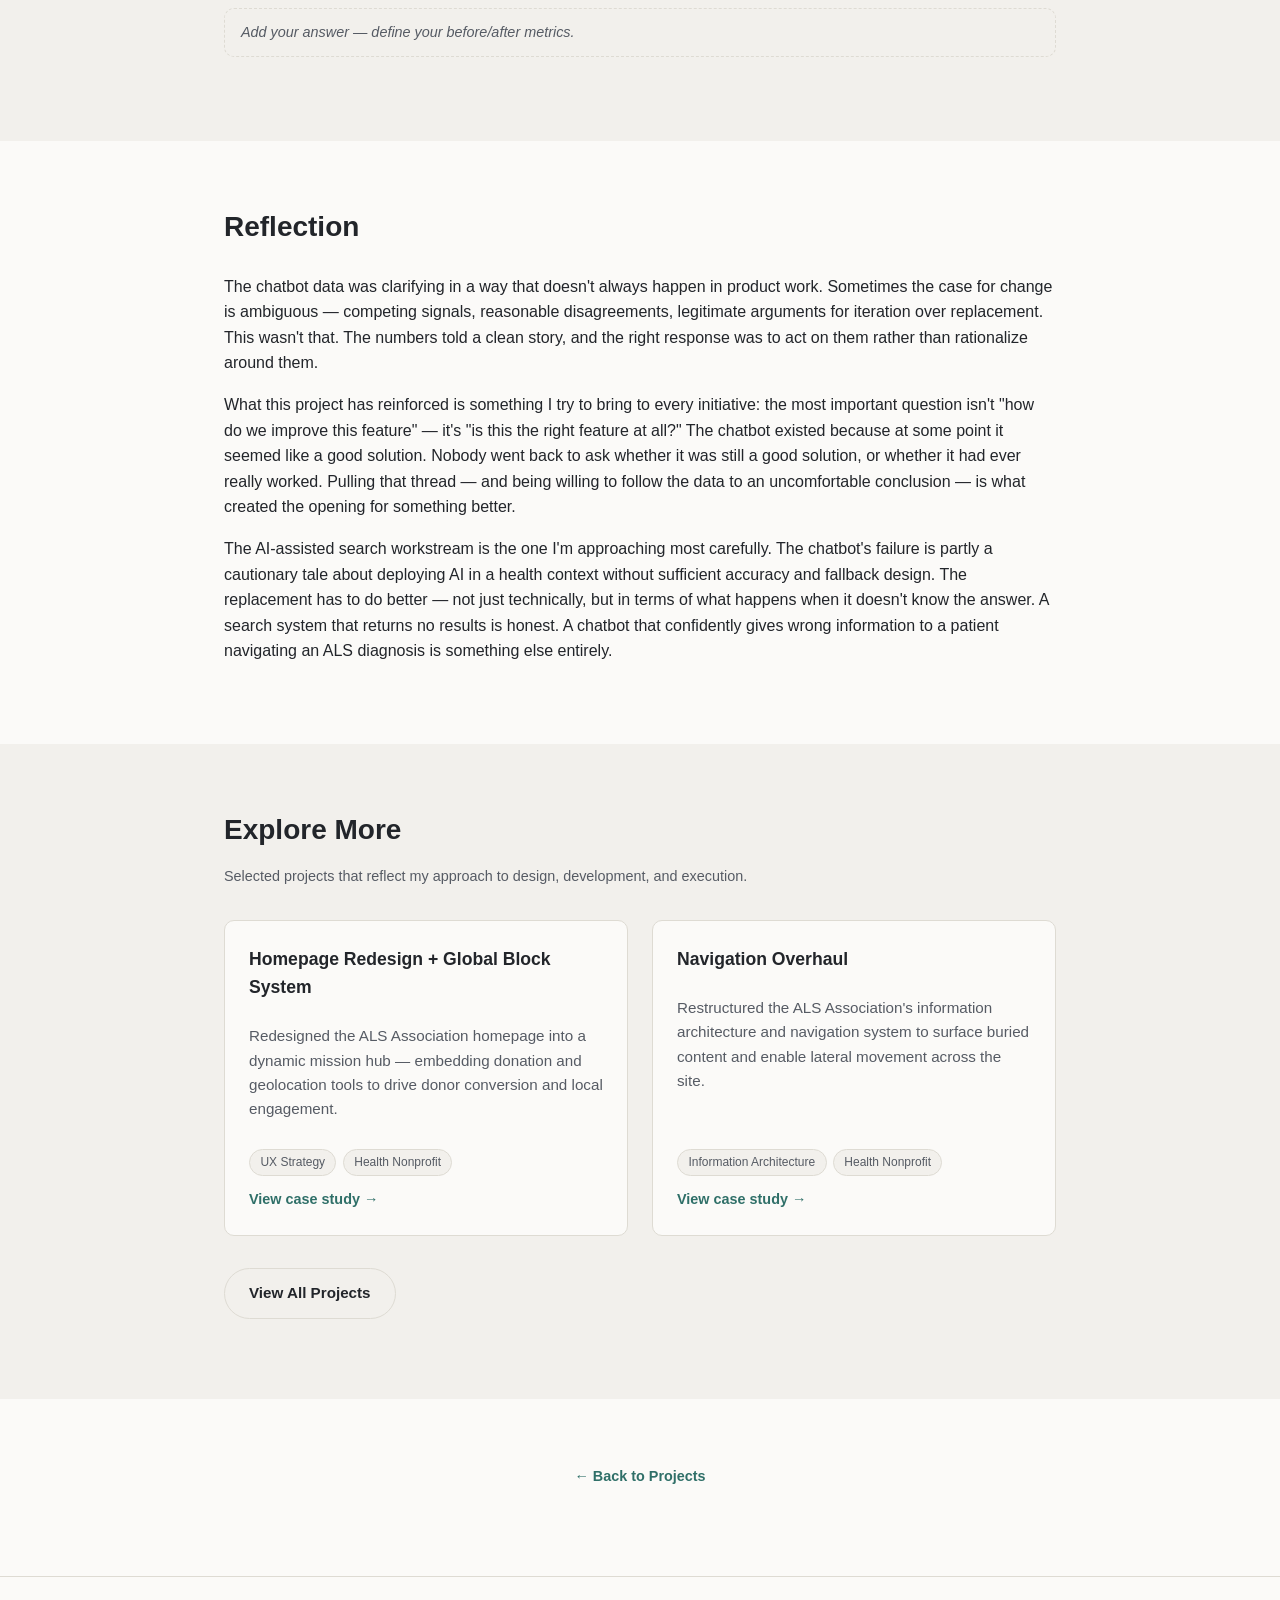
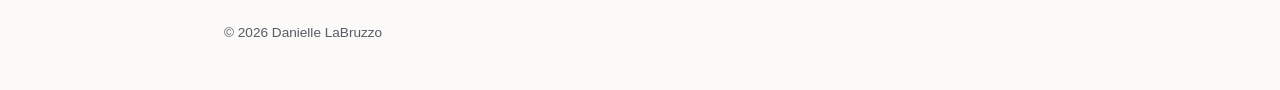
<file: projects/search-optimization.html>
<!DOCTYPE html>
<html lang="en">
<head>
<meta charset="UTF-8">
<meta name="viewport" content="width=device-width, initial-scale=1.0">
<title>Site Search Optimization — Danielle LaBruzzo</title>
<meta name="description" content="Case study: retiring a failing chatbot and rebuilding the ALS Association's site search into a strategic, data-driven system.">
<link rel="icon" href="data:,">
<link rel="stylesheet" href="../styles.css">
</head>
<body>
<a class="skip-link" href="#main">Skip to main content</a>

<header class="site-header">
  <div class="wrap">
    <a class="brand" href="../index.html">Danielle LaBruzzo</a>
    <nav aria-label="Primary">
      <button class="nav-toggle" aria-expanded="false" aria-controls="nav-menu">
        <span class="sr-only">Menu</span>
        <span aria-hidden="true">☰</span>
      </button>
      <ul id="nav-menu" class="nav-menu">
        <li><a href="../index.html#about">About</a></li>
        <li><a href="../index.html#projects">Projects</a></li>
        <li><a href="../index.html#skills">Skills</a></li>
        <li><a href="../index.html#contact">Contact</a></li>
      </ul>
    </nav>
  </div>
</header>

<main id="main">

  <section class="section case-hero">
    <div class="wrap">
      <a class="back-link" href="../index.html#projects">← Back to Projects</a>
      <p class="eyebrow">Case Study</p>
      <h1>Site Search Optimization</h1>
      <p class="hero-lede">From a failing chatbot to a strategic search system — how data exposed a broken user experience and drove a mission-critical rebuild.</p>

      <dl class="meta-grid">
        <div><dt>Industry</dt><dd>Health Nonprofit</dd></div>
        <div><dt>Timeline</dt><dd>16 weeks</dd></div>
        <div><dt>My Role</dt><dd>UX/Product Manager</dd></div>
        <div><dt>Team</dt><dd>Developers, Content, Marketing</dd></div>
        <div><dt>Platform</dt><dd>Drupal</dd></div>
      </dl>

      <a class="btn btn-primary" href="https://als.org" target="_blank" rel="noopener noreferrer">Visit Live Site →</a>

      <figure class="image-placeholder">
        <img src="../search-hero.png" alt="The ALS.org search page, showing filter pills, a search box, sidebar filters for audience type, content type, location, and date, and a results list.">
        <figcaption>The ALS.org search page — filter pills, a search box, sidebar filters for audience type, content type, location, and date, and a results list.</figcaption>
      </figure>
    </div>
  </section>

  <section class="section section-alt">
    <div class="wrap">
      <h2>Challenge</h2>
      <p class="lead-quote">For the past 4 years, our primary tool for helping users find what they needed on our site was an AI chatbot. On paper, it was a reasonable solution — a conversational interface that could direct users to local resources, clinical trials, donation options, and support programs. In practice, it wasn't working. And the data made that impossible to ignore.</p>

      <p><strong>Over a 6 month period:</strong></p>
      <ul class="bullet-list">
        <li>The chatbot was viewed <strong>1.9 million times</strong>.</li>
        <li>Of those, just <strong>5,114 (0.48%)</strong> of users engaged with it at all.</li>
        <li>Of the conversations that did happen, users who submitted feedback more often rated the bot <strong>not helpful (469)</strong> than <strong>helpful (417)</strong>.</li>
      </ul>

      <p>The button click data told an equally important story. The user intent was there. The tool just wasn't meeting it:</p>
      <ul class="bullet-list">
        <li><strong>1,837</strong> clicks on "Ask a Question"</li>
        <li><strong>1,554</strong> on "Find Local Support"</li>
        <li><strong>972</strong> on "Recent ALS Diagnosis"</li>
      </ul>

      <h3>The Core Issues for Discovery</h3>
      <ul class="bullet-list">
        <li>The chatbot was being largely ignored (0.48% engagement rate).</li>
        <li>When users did engage, it failed more than it succeeded (more not-helpful ratings than helpful).</li>
        <li>No-match failures leaving users stranded with no fallback.</li>
        <li>High button click volume with low resolution.</li>
        <li>Site search had no content weighting.</li>
        <li>No filters on the search results page.</li>
        <li>No content review mechanism to filter outdated pages.</li>
      </ul>

      <figure class="image-placeholder">
        <img src="../search-waystogive-banner.png" alt="The ALS.org Ways to Give hero banner with the chatbot widget open, illustrating the tool this project replaced.">
        <figcaption>The ALS.org "Ways to Give" page with the chatbot widget open — the tool this project replaced.</figcaption>
      </figure>
      <figure class="image-placeholder">
        <img src="../search-waystogive-cards.png" alt="Filter checkboxes and content cards on the old ALS.org Ways to Give page, with no weighting or filtering applied.">
        <figcaption>Filter checkboxes and content cards on the old page — an example of the unfiltered, unweighted content the old search and chatbot experience surfaced.</figcaption>
      </figure>
    </div>
  </section>

  <section class="section">
    <div class="wrap">
      <h2>Goals</h2>
      <ul class="bullet-list">
        <li>Replace the failing chatbot with a transparent, controllable, user-responsive search system.</li>
        <li>Reduce zero-result searches by improving how content is indexed and weighted.</li>
        <li>Give users control over search results through filters and faceted navigation.</li>
        <li>Give content/marketing control over what surfaces for priority queries through pinned content and weighting tools.</li>
        <li>Implement a content tagging and review system so outdated material can be flagged and managed.</li>
        <li>Introduce AI-assisted search to handle natural language queries, synonyms, and intent interpretation.</li>
        <li>Establish search as a maintained, strategic channel.</li>
      </ul>
    </div>
  </section>

  <section class="section section-alt">
    <div class="wrap">
      <h2>Discovery</h2>
      <p>Rather than treating search and the chatbot as separate issues, I proposed a unified search optimization initiative that would retire the chatbot and replace its intended function with something structurally more feasible for the organization.</p>

      <h3>Chatbot Performance (6-Month Data)</h3>
      <div class="table-scroll">
        <table>
          <thead>
            <tr><th scope="col">Metric</th><th scope="col">Value</th><th scope="col">Explanation</th></tr>
          </thead>
          <tbody>
            <tr><td>Chatbot views</td><td>1,926,429</td><td>Nearly every site visitor encountered it</td></tr>
            <tr><td>Unique views</td><td>1,075,274</td><td>Over a million individual users saw it</td></tr>
            <tr><td>Engaged users</td><td>5,114</td><td>0.48% chose to interact</td></tr>
            <tr><td>Helpful conversations</td><td>417</td><td>Of those who gave feedback, only 417 users rated the bot helpful</td></tr>
            <tr><td>Not helpful conversations</td><td>469</td><td>More failures than successes among those who rated</td></tr>
            <tr><td>Recurring donation cancellations</td><td>190</td><td>Direct negative mission impact vs. respecting donor intent</td></tr>
            <tr><td>No match requests</td><td>39</td><td>Users asking questions the system couldn't answer</td></tr>
          </tbody>
        </table>
      </div>

      <h3>Button Click Data</h3>
      <div class="table-scroll">
        <table>
          <thead>
            <tr><th scope="col">Button</th><th scope="col">Clicks</th><th scope="col">Intent</th></tr>
          </thead>
          <tbody>
            <tr><td>Ask a question</td><td>1,837</td><td>Open-ended</td></tr>
            <tr><td>Find local support</td><td>1,554</td><td>Location-based resources — persistent failure point</td></tr>
            <tr><td>Recent ALS diagnosis</td><td>972</td><td>Newly diagnosed — seeking immediate guidance</td></tr>
            <tr><td>Connect with a local office</td><td>902</td><td>Direct local connection — repeatedly unresolved</td></tr>
            <tr><td>Make a donation</td><td>540</td><td>Intent present vs. 190 cancellations</td></tr>
            <tr><td>Research and clinical trials</td><td>339</td><td>High stakes research navigation</td></tr>
            <tr><td>Local resources</td><td>287</td><td>Direct local connection — repeated failures</td></tr>
            <tr><td>Clinical trials for patients</td><td>191</td><td>Specific, precise needs requiring accurate and up-to-date answers</td></tr>
            <tr><td>Assistance grants program</td><td>162</td><td>Specific program queries — high consequence if wrong</td></tr>
            <tr><td>Equipment donation</td><td>129</td><td>Specific program — clear intent</td></tr>
            <tr><td>Find an ALS clinic</td><td>123</td><td>Clear intent — critical for newly diagnosed</td></tr>
            <tr><td>Participate in research</td><td>115</td><td>Research engagement — underserved</td></tr>
            <tr><td>Insurance denials and appeals</td><td>100</td><td>High stakes, high-precision — worst place to fail</td></tr>
          </tbody>
        </table>
      </div>
    </div>
  </section>

  <section class="section">
    <div class="wrap">
      <h2>User Research</h2>
      <ul class="bullet-list">
        <li>Users describe search as a first resort upon arrival.</li>
        <li>Assistive technology users rely on search more heavily.</li>
      </ul>
      <p class="section-note">The table below is partially filled in — add search behavior and failure modes for the remaining user types once that research is complete.</p>
      <div class="table-scroll">
        <table>
          <thead>
            <tr><th scope="col">User Type</th><th scope="col">Search Behavior</th><th scope="col">What Failure Looks Like</th></tr>
          </thead>
          <tbody>
            <tr><td>Newly diagnosed patients &amp; caregivers</td><td>Immediate need — local clinics, resources, programs</td><td>Dead ends at the highest-stakes moments of their journey</td></tr>
            <tr><td>Patients managing ongoing care</td><td>Research updates, clinical trials, assistance programs, events</td><td>Outdated or irrelevant results eroding trust</td></tr>
            <tr><td>Donors &amp; prospects</td><td>Giving options, events, impact stories</td><td>Buried results, cancellation pathway</td></tr>
            <tr><td>Assistive technology users</td><td>Search as primary navigation method</td><td>Failures hit harder with no alt path</td></tr>
            <tr><td>Researchers looking for funding opportunities</td><td>—</td><td>—</td></tr>
            <tr><td>Corporate partners</td><td>—</td><td>—</td></tr>
            <tr><td>Event participants &amp; volunteers</td><td>—</td><td>—</td></tr>
            <tr><td>Advocates</td><td>—</td><td>—</td></tr>
          </tbody>
        </table>
      </div>
    </div>
  </section>

  <section class="section section-alt">
    <div class="wrap">
      <h2>Solution</h2>
      <figure class="image-placeholder">
        <img src="../search-hero.png" alt="The redesigned ALS.org search results page with audience-type, content-type, location, and date filters, and weighted results.">
        <figcaption>The redesigned ALS.org search results page with audience-type, content-type, location, and date filters, and weighted results.</figcaption>
      </figure>

      <ol class="block-list">
        <li>
          <h3>Content Weighting</h3>
          <p>Establishing a weighting framework that elevates mission-critical content in search rankings. Clinical resources, flagship programs, and primary giving pages should surface above tangential blog posts or archived event pages for relevant queries.</p>
          <p class="todo-note"><strong>To fill in:</strong> your weighting criteria — recency, content type, manual priority flags, engagement signals, etc.</p>
        </li>
        <li>
          <h3>Content Tagging &amp; Review System</h3>
          <p>Implementing a tagging system that serves two purposes: improving search indexing by giving the engine richer signals about what each page is and who it's for, and enabling a content review workflow so the content team can flag pages for update, archival, or suppression. This addresses the root cause of outdated content surfacing in results — and gives the content team ownership over search quality for the first time.</p>
        </li>
        <li>
          <h3>Filters &amp; Faceted Search</h3>
          <p>Adding filters to the main search results page so users can narrow by content type, topic, audience, or other relevant facets. A newly diagnosed patient searching for clinical resources and a donor searching for events are using the same search bar with very different intent — filters let them each quickly find what they came for.</p>
        </li>
        <li>
          <h3>Pinned Content</h3>
          <p>Giving the marketing and content team the ability to pin specific pages to the top of results for defined search terms. Ensures that high-priority queries — the organization's name, flagship program names, key disease terms, major events — always surface the right destination first. Directly addresses the stakeholder frustration that high-priority pages had no guaranteed visibility.</p>
        </li>
        <li>
          <h3>AI-Assisted Search</h3>
          <p>Introducing AI-assisted search to handle the gap between how users type and how content is labeled. Natural language queries, misspellings, synonyms, and intent-based searches will be interpreted and matched more intelligently — delivering on the promise the chatbot was supposed to fulfill, through a mechanism that's transparent, accurate, and doesn't strand users when it doesn't have an answer.</p>
        </li>
      </ol>
    </div>
  </section>

  <section class="section">
    <div class="wrap">
      <h2>Measuring Success</h2>
      <p class="section-note">The first three rows carry real baseline data from the chatbot. The remaining rows need real current values and targets once search analytics are in place.</p>
      <div class="table-scroll">
        <table>
          <thead>
            <tr><th scope="col">Metric</th><th scope="col">Current Baseline</th><th scope="col">Target</th></tr>
          </thead>
          <tbody>
            <tr><td>Chatbot engagement rate</td><td>0.48%</td><td>Retired — replaced by search</td></tr>
            <tr><td>Helpful vs. not helpful conversations</td><td>417 helpful / 469 not helpful</td><td>Retired</td></tr>
            <tr><td>Recurring donation cancellations via chatbot</td><td>190 / 6 months</td><td>Eliminated</td></tr>
            <tr><td>Zero-result search rate</td><td>—</td><td>—</td></tr>
            <tr><td>Search click-through rate</td><td>—</td><td>—</td></tr>
            <tr><td>% of searches using filters</td><td>N/A</td><td>—</td></tr>
            <tr><td>Pinned content impressions</td><td>N/A</td><td>—</td></tr>
            <tr><td>Content review cycle — avg. age of flagged pages</td><td>—</td><td>—</td></tr>
            <tr><td>User satisfaction with search</td><td>—</td><td>—</td></tr>
          </tbody>
        </table>
      </div>
    </div>
  </section>

  <section class="section section-alt">
    <div class="wrap">
      <h2>Process &amp; Current Thinking</h2>
      <p class="section-note">Open questions to work through as this project progresses — add your reasoning under each.</p>

      <h3>How are you sequencing the five workstreams?</h3>
      <p class="todo-note">Add your answer — e.g., what ships first and why: highest impact for lowest effort?</p>

      <h3>How are you defining the weighting framework?</h3>
      <p class="todo-note">Add your answer — e.g., who decides what's high-priority, and what signals feed into it?</p>

      <h3>How did you scope the filter taxonomy?</h3>
      <p class="todo-note">Add your answer — e.g., how did you decide which filter categories to offer?</p>

      <h3>How are you approaching the AI search implementation?</h3>
      <p class="todo-note">Add your answer — e.g., vendor evaluation, platform-native feature, or custom build, and what criteria you're using given the health context.</p>

      <h3>How are you involving the content team?</h3>
      <p class="todo-note">Add your answer — they're both stakeholders and end users of the tagging and review tools.</p>

      <h3>How will you measure success?</h3>
      <p class="todo-note">Add your answer — define your before/after metrics.</p>
    </div>
  </section>

  <section class="section">
    <div class="wrap">
      <h2>Reflection</h2>
      <p>The chatbot data was clarifying in a way that doesn't always happen in product work. Sometimes the case for change is ambiguous — competing signals, reasonable disagreements, legitimate arguments for iteration over replacement. This wasn't that. The numbers told a clean story, and the right response was to act on them rather than rationalize around them.</p>
      <p>What this project has reinforced is something I try to bring to every initiative: the most important question isn't "how do we improve this feature" — it's "is this the right feature at all?" The chatbot existed because at some point it seemed like a good solution. Nobody went back to ask whether it was still a good solution, or whether it had ever really worked. Pulling that thread — and being willing to follow the data to an uncomfortable conclusion — is what created the opening for something better.</p>
      <p>The AI-assisted search workstream is the one I'm approaching most carefully. The chatbot's failure is partly a cautionary tale about deploying AI in a health context without sufficient accuracy and fallback design. The replacement has to do better — not just technically, but in terms of what happens when it doesn't know the answer. A search system that returns no results is honest. A chatbot that confidently gives wrong information to a patient navigating an ALS diagnosis is something else entirely.</p>
    </div>
  </section>

  <section class="section section-alt">
    <div class="wrap">
      <h2>Explore More</h2>
      <p class="section-note">Selected projects that reflect my approach to design, development, and execution.</p>
      <div class="card-grid">
        <article class="card">
          <h3>Homepage Redesign + Global Block System</h3>
          <p>Redesigned the ALS Association homepage into a dynamic mission hub — embedding donation and geolocation tools to drive donor conversion and local engagement.</p>
          <div class="card-tags">
            <span class="tag">UX Strategy</span>
            <span class="tag">Health Nonprofit</span>
          </div>
          <a class="card-link" href="homepage-redesign.html">View case study →</a>
        </article>
        <article class="card">
          <h3>Navigation Overhaul</h3>
          <p>Restructured the ALS Association's information architecture and navigation system to surface buried content and enable lateral movement across the site.</p>
          <div class="card-tags">
            <span class="tag">Information Architecture</span>
            <span class="tag">Health Nonprofit</span>
          </div>
          <a class="card-link" href="navigation-overhaul.html">View case study →</a>
        </article>
      </div>
      <p style="margin-top: 2rem;">
        <a class="btn btn-secondary" href="../index.html#projects">View All Projects</a>
      </p>
    </div>
  </section>

  <section class="section case-footer">
    <div class="wrap">
      <a class="back-link" href="../index.html#projects">← Back to Projects</a>
    </div>
  </section>

</main>

<footer class="site-footer">
  <div class="wrap">
    <p>&copy; <span id="year"></span> Danielle LaBruzzo</p>
  </div>
</footer>

<script src="../script.js"></script>
</body>
</html>
</file>
<file: styles.css>
:root {
  --bg: #fbfaf8;
  --bg-alt: #f2f0ec;
  --text: #22252a;
  --text-muted: #565b64;
  --accent: #2f6f68;
  --accent-contrast: #ffffff;
  --border: #dedbd3;
  --max-width: 880px;
  --radius: 10px;
  --focus-ring: #2f6f68;
}

@media (prefers-color-scheme: dark) {
  :root {
    --bg: #14161a;
    --bg-alt: #1b1e23;
    --text: #ecebe8;
    --text-muted: #a9adb4;
    --accent: #6fbfb3;
    --accent-contrast: #0c1210;
    --border: #2c2f35;
    --focus-ring: #6fbfb3;
  }
}

* { box-sizing: border-box; }

html { scroll-behavior: smooth; }

body {
  margin: 0;
  background: var(--bg);
  color: var(--text);
  font-family: -apple-system, BlinkMacSystemFont, "Segoe UI", Roboto, Helvetica, Arial, sans-serif;
  line-height: 1.6;
  -webkit-font-smoothing: antialiased;
}

.wrap {
  max-width: var(--max-width);
  margin: 0 auto;
  padding: 0 1.5rem;
}

.sr-only {
  position: absolute;
  width: 1px; height: 1px;
  padding: 0; margin: -1px;
  overflow: hidden;
  clip: rect(0,0,0,0);
  white-space: nowrap;
  border: 0;
}

.skip-link {
  position: absolute;
  left: -9999px;
  top: 0;
  background: var(--accent);
  color: var(--accent-contrast);
  padding: 0.75rem 1.25rem;
  z-index: 100;
  border-radius: 0 0 6px 0;
}
.skip-link:focus {
  left: 0;
}

a {
  color: var(--accent);
  text-decoration-thickness: 1.5px;
  text-underline-offset: 2px;
}

a:focus-visible,
button:focus-visible {
  outline: 3px solid var(--focus-ring);
  outline-offset: 2px;
}

/* Header */
.site-header {
  border-bottom: 1px solid var(--border);
  position: sticky;
  top: 0;
  background: var(--bg);
  z-index: 10;
}

.site-header .wrap {
  display: flex;
  align-items: center;
  justify-content: space-between;
  padding-top: 1rem;
  padding-bottom: 1rem;
}

.brand {
  font-weight: 700;
  font-size: 1.05rem;
  color: var(--text);
  text-decoration: none;
}

nav[aria-label="Primary"] {
  display: flex;
  align-items: center;
}

.nav-menu {
  list-style: none;
  display: flex;
  gap: 1.75rem;
  margin: 0;
  padding: 0;
}

.nav-menu a {
  color: var(--text-muted);
  text-decoration: none;
  font-size: 0.95rem;
}

.nav-menu a:hover,
.nav-menu a:focus-visible {
  color: var(--accent);
}

.nav-toggle {
  display: none;
  background: none;
  border: 1px solid var(--border);
  border-radius: 6px;
  font-size: 1.1rem;
  padding: 0.4rem 0.6rem;
  color: var(--text);
  cursor: pointer;
}

/* Hero */
.hero {
  padding: 5rem 0 4rem;
}

.eyebrow {
  text-transform: uppercase;
  letter-spacing: 0.08em;
  font-size: 0.8rem;
  color: var(--accent);
  font-weight: 600;
  margin: 0 0 0.75rem;
}

.hero h1 {
  font-size: clamp(2rem, 5vw, 3rem);
  margin: 0 0 1rem;
  line-height: 1.15;
}

.hero-lede {
  font-size: 1.15rem;
  color: var(--text-muted);
  max-width: 60ch;
  margin: 0 0 2rem;
}

.hero-actions {
  display: flex;
  gap: 1rem;
  flex-wrap: wrap;
}

.btn {
  display: inline-block;
  padding: 0.75rem 1.5rem;
  border-radius: 999px;
  font-weight: 600;
  text-decoration: none;
  font-size: 0.95rem;
  border: 1px solid transparent;
}

.btn-primary {
  background: var(--accent);
  color: var(--accent-contrast);
}

.btn-secondary {
  border-color: var(--border);
  color: var(--text);
}

.btn:hover { opacity: 0.9; }

/* Sections */
.section {
  padding: 4rem 0;
}

.section-alt {
  background: var(--bg-alt);
}

.section h2 {
  font-size: 1.75rem;
  margin: 0 0 1.5rem;
}

.section-note {
  color: var(--text-muted);
  font-size: 0.9rem;
  margin-top: -0.75rem;
  margin-bottom: 2rem;
}

/* Projects */
.card-grid {
  display: grid;
  grid-template-columns: repeat(auto-fit, minmax(240px, 1fr));
  gap: 1.5rem;
}

.card {
  background: var(--bg);
  border: 1px solid var(--border);
  border-radius: var(--radius);
  padding: 1.5rem;
  display: flex;
  flex-direction: column;
}

.card h3 {
  margin: 0 0 0.5rem;
  font-size: 1.1rem;
}

.card p {
  color: var(--text-muted);
  font-size: 0.95rem;
  flex-grow: 1;
}

.card-tags {
  display: flex;
  flex-wrap: wrap;
  gap: 0.4rem;
  margin: 0.75rem 0;
}

.tag {
  font-size: 0.75rem;
  background: var(--bg-alt);
  border: 1px solid var(--border);
  border-radius: 999px;
  padding: 0.2rem 0.65rem;
  color: var(--text-muted);
}

.card-link {
  font-weight: 600;
  font-size: 0.9rem;
  text-decoration: none;
}

/* Skills */
.skills-list {
  list-style: none;
  margin: 0;
  padding: 0;
  display: grid;
  grid-template-columns: repeat(auto-fit, minmax(220px, 1fr));
  gap: 0.75rem 1.5rem;
}

.skills-list li {
  padding: 0.85rem 1rem;
  background: var(--bg-alt);
  border: 1px solid var(--border);
  border-radius: var(--radius);
  font-size: 0.95rem;
}

/* Contact */
.contact-list {
  list-style: none;
  margin: 0;
  padding: 0;
  display: flex;
  flex-direction: column;
  gap: 1rem;
}

.contact-list li {
  display: flex;
  gap: 0.75rem;
  align-items: baseline;
  flex-wrap: wrap;
}

.contact-label {
  font-weight: 600;
  min-width: 80px;
  color: var(--text-muted);
  font-size: 0.9rem;
  text-transform: uppercase;
  letter-spacing: 0.04em;
}

/* Footer */
.site-footer {
  border-top: 1px solid var(--border);
  padding: 2rem 0;
  color: var(--text-muted);
  font-size: 0.85rem;
}

/* Mobile nav */
@media (max-width: 640px) {
  .nav-toggle {
    display: inline-block;
  }

  .nav-menu {
    position: absolute;
    top: 100%;
    left: 0;
    right: 0;
    flex-direction: column;
    background: var(--bg);
    border-bottom: 1px solid var(--border);
    padding: 1rem 1.5rem;
    gap: 1rem;
    display: none;
  }

  .nav-menu.open {
    display: flex;
  }

  .site-header .wrap {
    position: relative;
  }
}

@media (prefers-reduced-motion: reduce) {
  html { scroll-behavior: auto; }
}

/* Case study pages */
.back-link {
  display: inline-block;
  font-size: 0.9rem;
  font-weight: 600;
  text-decoration: none;
  margin-bottom: 1.5rem;
}

.case-hero {
  padding-top: 3rem;
}

.case-footer {
  text-align: center;
}

.meta-grid {
  display: grid;
  grid-template-columns: repeat(auto-fit, minmax(160px, 1fr));
  gap: 1.25rem;
  margin: 2rem 0;
  padding: 1.5rem;
  background: var(--bg-alt);
  border: 1px solid var(--border);
  border-radius: var(--radius);
}

.meta-grid dt {
  font-size: 0.75rem;
  text-transform: uppercase;
  letter-spacing: 0.05em;
  color: var(--text-muted);
  margin-bottom: 0.25rem;
}

.meta-grid dd {
  margin: 0;
  font-weight: 600;
}

.lead-quote {
  font-size: 1.2rem;
  font-style: italic;
  color: var(--text-muted);
  border-left: 3px solid var(--accent);
  padding-left: 1.25rem;
  margin: 0 0 1.5rem;
}

.bullet-list {
  padding-left: 1.25rem;
  color: var(--text-muted);
}

.bullet-list li {
  margin-bottom: 0.6rem;
}

.bullet-list.numbered {
  list-style: decimal;
}

.todo-note {
  border: 1px dashed var(--border);
  background: var(--bg-alt);
  padding: 0.75rem 1rem;
  border-radius: var(--radius);
  color: var(--text-muted);
  font-size: 0.9rem;
  font-style: italic;
  margin: 0.75rem 0 1.25rem;
}

.todo-note strong {
  font-style: normal;
  color: var(--accent);
}

.image-placeholder {
  margin: 2rem 0 0;
}

.image-placeholder-box {
  display: flex;
  align-items: center;
  justify-content: center;
  min-height: 200px;
  background: var(--bg-alt);
  border: 1px dashed var(--border);
  border-radius: var(--radius);
  color: var(--text-muted);
  font-size: 0.9rem;
}

.image-placeholder figcaption {
  font-size: 0.85rem;
  color: var(--text-muted);
  margin-top: 0.6rem;
}

.image-placeholder img {
  display: block;
  width: 100%;
  border-radius: var(--radius);
  border: 1px solid var(--border);
}

.block-list {
  list-style: none;
  padding: 0;
  margin: 2rem 0 0;
  display: flex;
  flex-direction: column;
  gap: 2.5rem;
}

.block-list > li {
  padding-top: 2rem;
  border-top: 1px solid var(--border);
}

.block-list > li:first-child {
  padding-top: 0;
  border-top: none;
}

.block-list h3 {
  margin: 0 0 0.5rem;
}

.table-scroll {
  overflow-x: auto;
}

table {
  width: 100%;
  border-collapse: collapse;
  margin-top: 0.5rem;
}

th, td {
  text-align: left;
  padding: 0.75rem 1rem;
  border-bottom: 1px solid var(--border);
  font-size: 0.95rem;
}

th {
  font-size: 0.8rem;
  text-transform: uppercase;
  letter-spacing: 0.04em;
  color: var(--text-muted);
}
</file>
